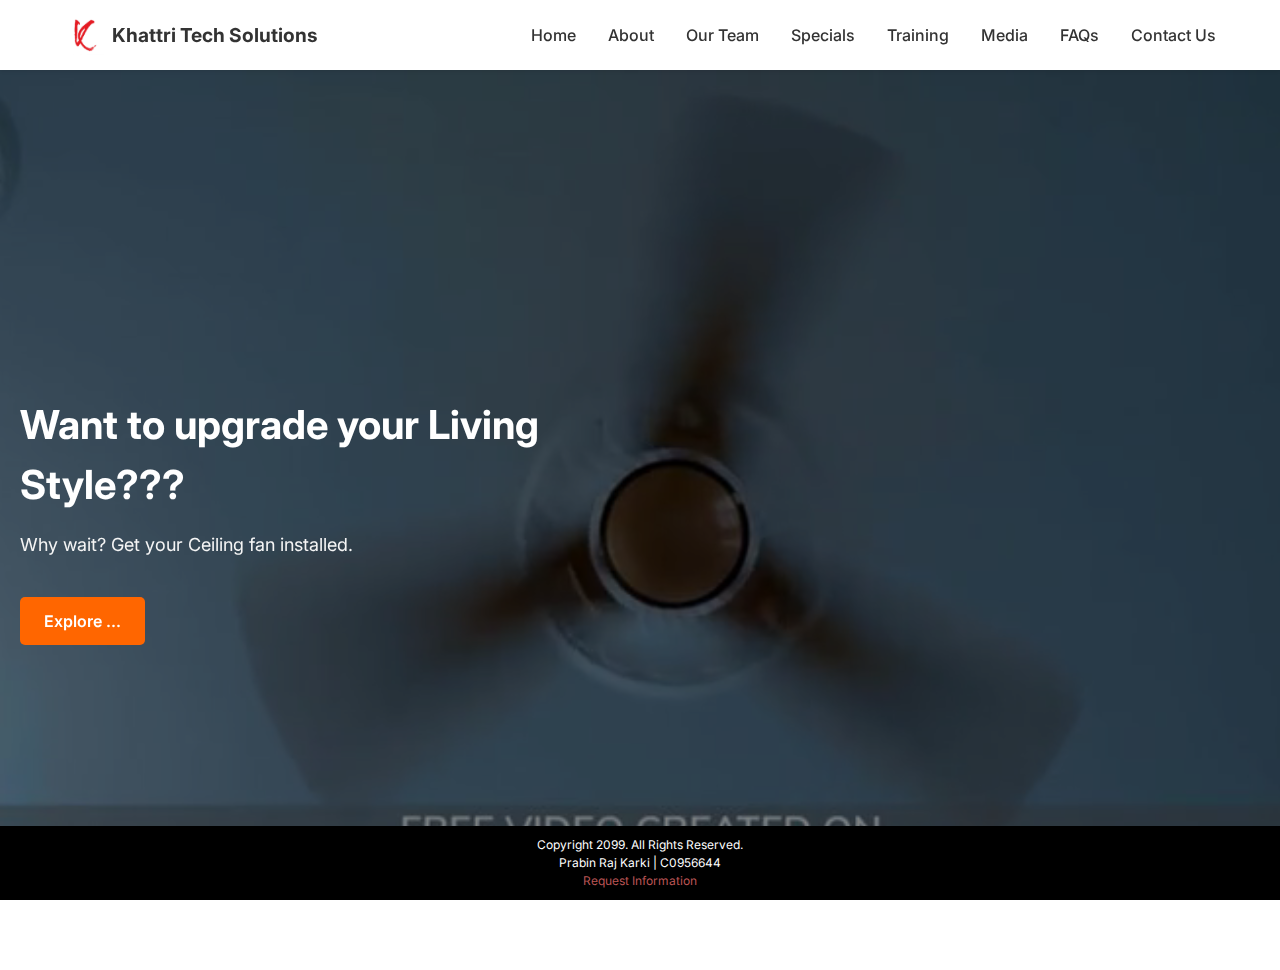
<file: index.html>
<!-- Student Name: Prabin Raj Karki
Student ID: C0956644 -->
<!DOCTYPE html>
<html lang="en">
<head>
  <meta charset="UTF-8" />
  <meta name="viewport" content="width=device-width, initial-scale=1.0"/>
  <title>Khattri Tech Solutions</title>

  <link rel="preconnect" href="https://fonts.googleapis.com" />
  <link rel="preconnect" href="https://fonts.gstatic.com" crossorigin />
  <link href="https://fonts.googleapis.com/css2?family=Inter:wght@400;600;700&display=swap" rel="stylesheet" />

  <link rel="stylesheet" href="css/style.css"/>
  <link rel="stylesheet" href="css/index.css"/>
  <link rel="icon" href="/assets/img/logo1-removebg-preview.png" type="image/x-icon"/>
</head>

<body>

<header class="site-header">
  <div class="container header-container">
    <div class="logo">
      <a href="index.html">
        <img src="assets/img/logo1.png" alt="Logo"/>
        <span>Khattri Tech Solutions</span>
      </a>
    </div>
    <nav class="main-nav" id="mainNav">
      <ul class="nav-links">
        <li><a href="index.html">Home</a></li>
        <li><a href="Pages/about.html">About</a></li>
        <li><a href="Pages/team.html">Our Team</a></li>
        <li><a href="Pages/specials.html">Specials</a></li>
        <li><a href="Pages/training.html">Training</a></li>
        <li><a href="Pages/media.html">Media</a></li>
        <li><a href="Pages/faqs.html">FAQs</a></li>
        <li><a href="Pages/contact.html">Contact Us</a></li>
      </ul>
    </nav>
    <!-- Hamburger -->
    <div class="hamburger" id="hamburger">
      <span></span>
      <span></span>
      <span></span>
    </div>
    
    
  </div>
</header>

<section class="hero-section">
  <video autoplay muted loop playsinline class="hero-video">
    <source src="/assets/media/banner.mp4" type="video/mp4">
    Your browser does not support the video tag.
  </video>
  <div class="hero-overlay"></div>
  <div class="hero-content">
    <h1>Want to upgrade your Living Style???</h1>
    <p>Why wait? Get your Ceiling fan installed.</p>
    <a href="/Pages/specials.html" class="btn-cta">Explore ...</a>
  </div>
</section>

<footer class="site-footer">
  <div class="container footer-bottom">
    <p>Copyright 2099. All Rights Reserved.</p>
    <p>Prabin Raj Karki | C0956644</p>
    <a href="mailto:info@khattritechsolution.com">Request Information</a>
  </div>
</footer>

<script src="js/main.js"></script>

</body>
</html>
</file>
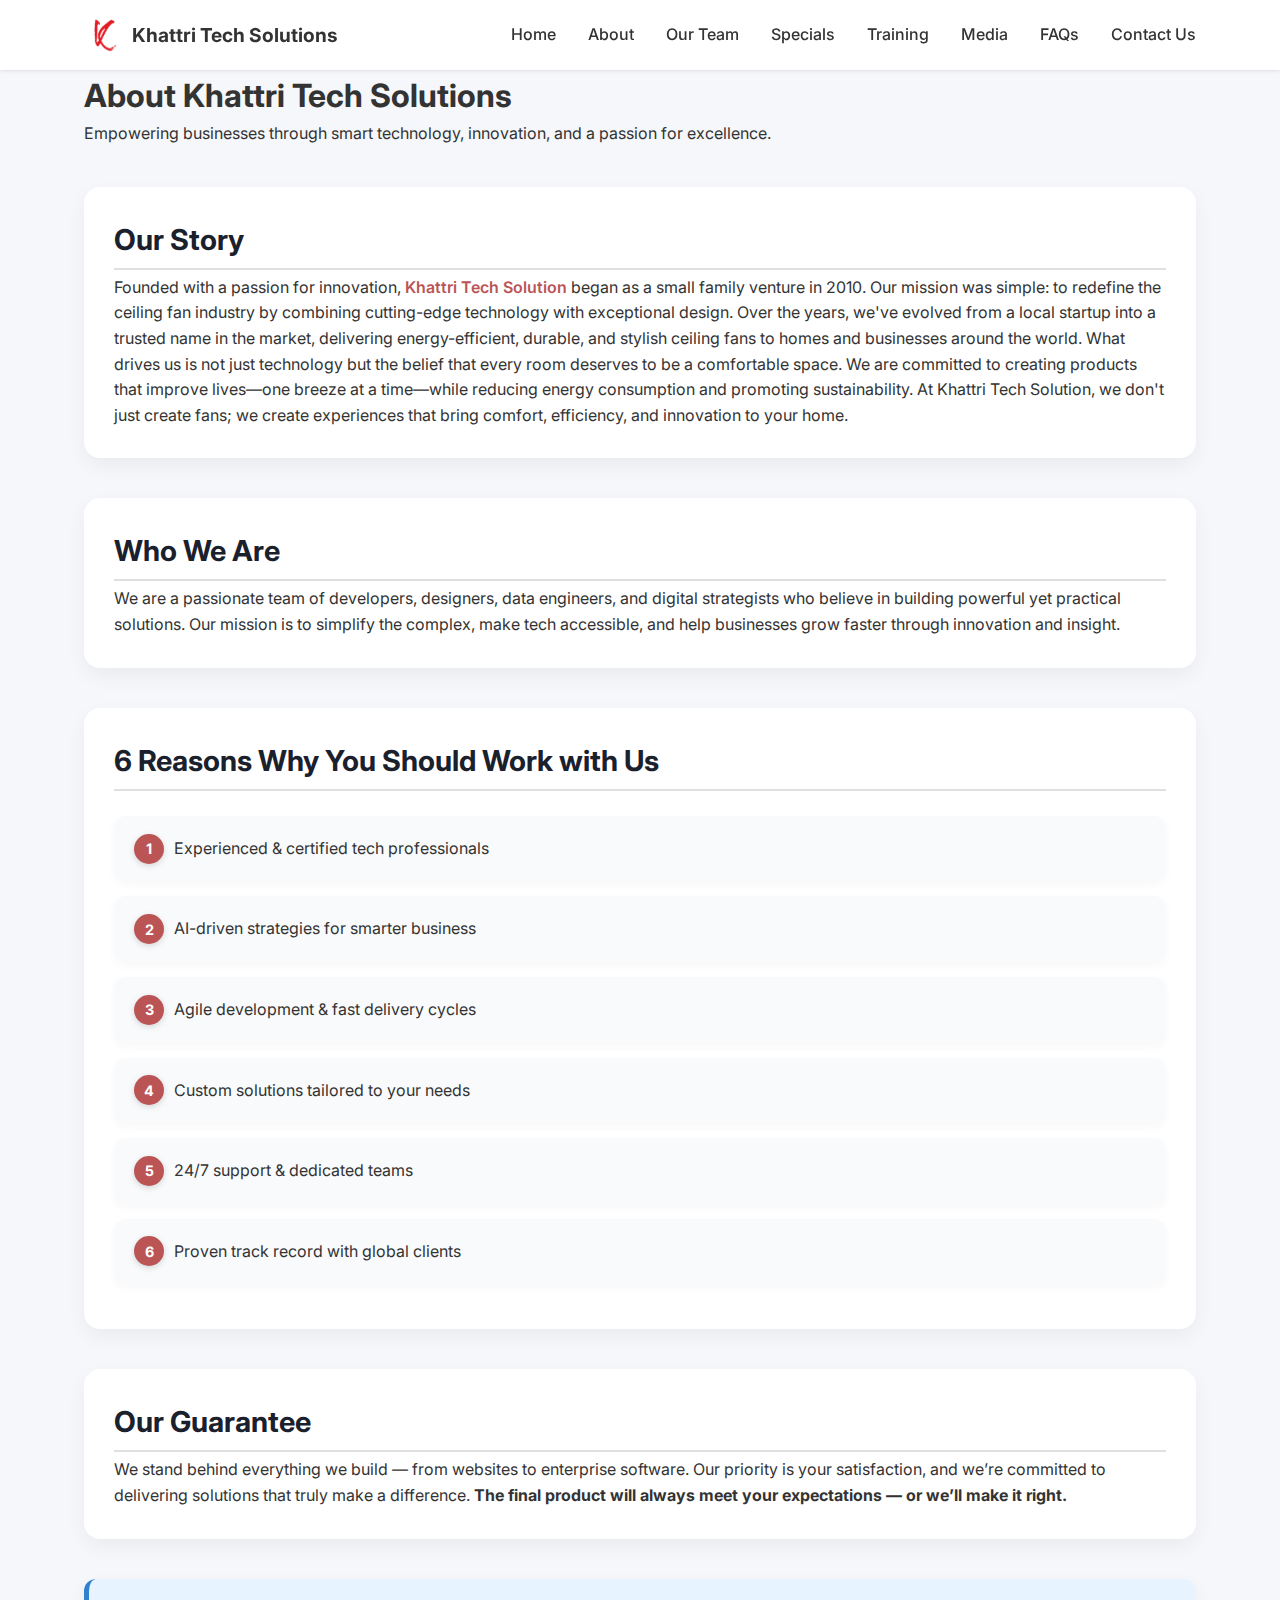
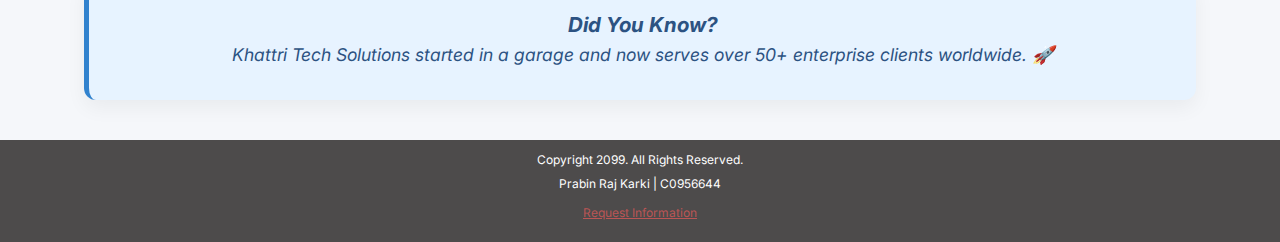
<file: Pages/about.html>
<!-- Student Name: Prabin Raj Karki
Student ID: C0956644 -->
<!DOCTYPE html>
<html lang="en">
  <head>
    <meta charset="UTF-8" />
    <meta name="viewport" content="width=device-width, initial-scale=1.0" />
    <title>Khattri Tech Solutions</title>
    <link rel="preconnect" href="https://fonts.googleapis.com" />
    <link rel="preconnect" href="https://fonts.gstatic.com" crossorigin />
    <link
      href="https://fonts.googleapis.com/css2?family=Inter:wght@400;600;700&display=swap"
      rel="stylesheet"
    />
    <link rel="stylesheet" href="/css/style.css" />
    <link rel="stylesheet" href="/css/about.css">
    <link rel="icon" href="/assets/img/logo1-removebg-preview.png" type="image/x-icon">

  </head>
  <body>
    <header class="site-header">
      <div class="container header-container">
        <div class="logo">
          <a href="/index.html">
            <img src="/assets/img/logo1.png" alt="Logo" />
            <span>Khattri Tech Solutions</span>
          </a>
        </div>
        <nav class="main-nav" id="mainNav">
          <ul class="nav-links">
            <li><a href="/index.html">Home</a></li>
            <li><a href="/Pages/about.html">About</a></li>
            <li><a href="/Pages/team.html">Our Team</a></li>
            <li><a href="/Pages/specials.html">Specials</a></li>
            <li><a href="/Pages/training.html">Training</a></li>
            <li><a href="/Pages/media.html">Media</a></li>
            <li><a href="/Pages/faqs.html">FAQs</a></li>
            <li><a href="/Pages/contact.html">Contact Us</a></li>
          </ul>
          
        </nav>
      </nav>
      <div class="hamburger" id="hamburger">
        <span></span>
        <span></span>
        <span></span>
      </div>

    </header>

    <header class="container">
      <h1>About Khattri Tech Solutions</h1>
      <p>Empowering businesses through smart technology, innovation, and a passion for excellence.</p>
    </header>
  
    <main class="container">
  
      <!-- Our Story Section -->
      <section class="story-section">
        <h2>Our Story</h2>
        <p>Founded with a passion for innovation, <span style="color: #bb5555; font-weight: 600;">Khattri Tech Solution</span> began as a small family venture in 2010. Our mission was simple: to redefine the ceiling fan industry by combining cutting-edge technology with exceptional design. Over the years, we've evolved from a local startup into a trusted name in the market, delivering energy-efficient, durable, and stylish ceiling fans to homes and businesses around the world.
          What drives us is not just technology but the belief that every room deserves to be a comfortable space. We are committed to creating products that improve lives—one breeze at a time—while reducing energy consumption and promoting sustainability.
          At Khattri Tech Solution, we don't just create fans; we create experiences that bring comfort, efficiency, and innovation to your home.</p>
      </section>
  
      <!-- Who We Are Section -->
      <section class="who-we-are">
        <h2>Who We Are</h2>
        <p>We are a passionate team of developers, designers, data engineers, and digital strategists who believe in building powerful yet practical solutions. Our mission is to simplify the complex, make tech accessible, and help businesses grow faster through innovation and insight.</p>
      </section>
  
      <!-- Reasons to Choose Us -->
      <section class="team-section">
        <h2>6 Reasons Why You Should Work with Us</h2>
        <div class="reason-list">
          <ol>
            <li>Experienced & certified tech professionals</li>
            <li>AI-driven strategies for smarter business</li>
            <li>Agile development & fast delivery cycles</li>
            <li>Custom solutions tailored to your needs</li>
            <li>24/7 support & dedicated teams</li>
            <li>Proven track record with global clients</li>
          </ol>
        </div>
      </section>
      
  
      <!-- Our Guarantee -->
      <section class="story-section">
        <h2>Our Guarantee</h2>
        <p>We stand behind everything we build — from websites to enterprise software. Our priority is your satisfaction, and we’re committed to delivering solutions that truly make a difference. <strong>The final product will always meet your expectations — or we’ll make it right.</strong></p>
      </section>
  
      <!-- Aside / Fun Fact -->
      <aside class="team-quote">
        <h3>Did You Know?</h3>
        <p>Khattri Tech Solutions started in a garage and now serves over 50+ enterprise clients worldwide. 🚀</p>
      </aside>
  
    </main>


    <footer class="site-footer">
      <div class="container footer-bottom">
        <div class="footer-bottom-right">
          <p>Copyright 2099. All Rights Reserved.</p>
          <div class="footer-bottom-left">
            <a href="#">Prabin Raj Karki</a> | <a href="#">C0956644</a>
          </div>
          <div class="Request">
            <a href="mailto:info@khattritechsolution.com">Request Information</a><br>
          </div>     
        </div>
      </div>
    </footer>

    <script src="/js/main.js"></script>

  </body>
</html>
</file>
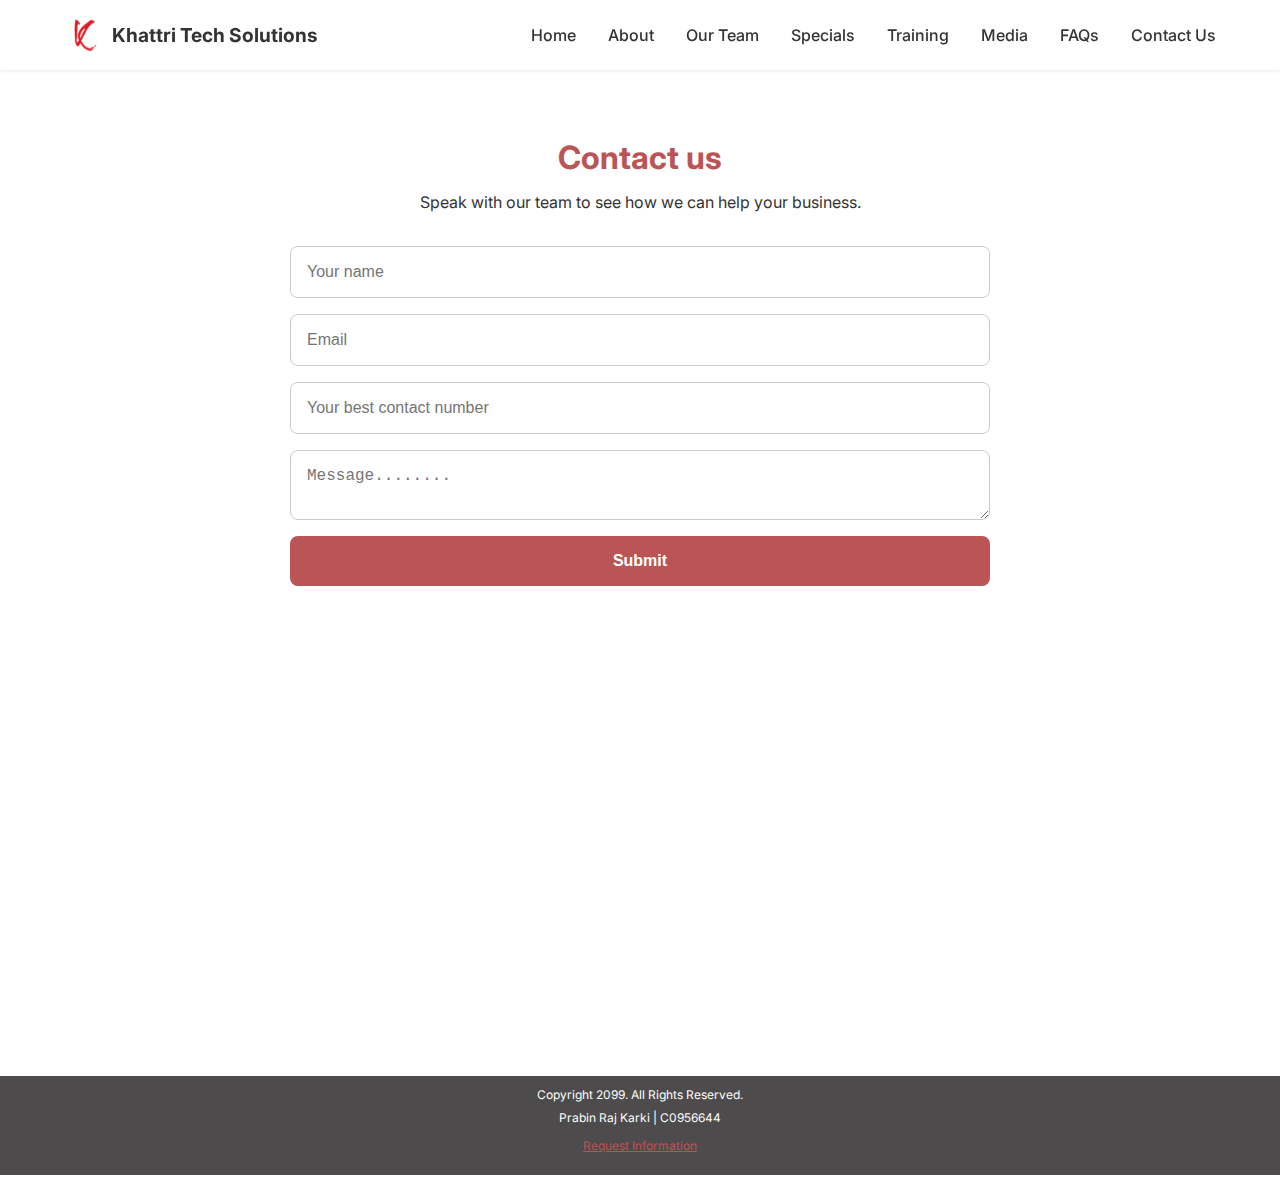
<file: Pages/contact.html>
<!-- Student Name: Prabin Raj Karki
Student ID: C0956644 -->
<!DOCTYPE html>
<html lang="en">
  <head>
    <meta charset="UTF-8" />
    <meta name="viewport" content="width=device-width, initial-scale=1.0" />
    <title>Khattri Tech Solutions</title>
    <link rel="preconnect" href="https://fonts.googleapis.com" />
    <link rel="preconnect" href="https://fonts.gstatic.com" crossorigin />
    <link
      href="https://fonts.googleapis.com/css2?family=Inter:wght@400;600;700&display=swap"
      rel="stylesheet"
    />
    <link rel="stylesheet" href="/css/style.css" />
    <link rel="stylesheet" href="/css/contact.css">
    <link rel="icon" href="/assets/img/logo1-removebg-preview.png" type="image/x-icon">

  </head>
  <body>
    <header class="site-header">
      <div class="container header-container">
        <div class="logo">
          <a href="/index.html">
            <img src="/assets/img/logo1.png" alt="Logo" />
            <span>Khattri Tech Solutions</span>
          </a>
        </div>
        <nav class="main-nav" id="mainNav">
          <ul class="nav-links">
            <li><a href="/index.html">Home</a></li>
            <li><a href="/Pages/about.html">About</a></li>
            <li><a href="/Pages/team.html">Our Team</a></li>
            <li><a href="/Pages/specials.html">Specials</a></li>
            <li><a href="/Pages/training.html">Training</a></li>
            <li><a href="/Pages/media.html">Media</a></li>
            <li><a href="/Pages/faqs.html">FAQs</a></li>
            <li><a href="/Pages/contact.html">Contact Us</a></li>
          </ul>
          
        </nav>
        <div class="hamburger" id="hamburger">
          <span></span>
          <span></span>
          <span></span>
        </div>

    </header>

    <section class="contact-section" id="contact">
      <div class="container contact-container">
        <h2>Contact us</h2>
        <p class="contact-subheading">
          Speak with our team to see how we can help your business.
        </p>
        <form class="contact-form">
          <input type="text" placeholder="Your name" />
          <input type="email" placeholder="Email" />
          <input type="text" placeholder="Your best contact number" />
          <textarea placeholder="Message........"></textarea>
          <button type="submit" class="btn-contact-submit">Submit</button>
        </form>
      </div>
    </section>

    <!-- Google Map Embed -->
    <div class="map-container">
        <iframe 
            src="https://maps.google.com/maps?q=New+York,USA&t=&z=13&ie=UTF8&iwloc=&output=embed" 
            width="100%" 
            height="400" 
            style="border:0;" 
            allowfullscreen="" 
            loading="lazy">
        </iframe>

    </div>

    <footer class="site-footer">
      <div class="container footer-bottom">
        <div class="footer-bottom-right">
          <p>Copyright 2099. All Rights Reserved.</p>
          <div class="footer-bottom-left">
            <a href="#">Prabin Raj Karki</a> | <a href="#">C0956644</a>
          </div>
          <div class="Request">
            <a href="mailto:info@khattritechsolution.com">Request Information</a><br>
          </div>     
        </div>
      </div>
    </footer>

    <script src="/js/main.js"></script>

  </body>
</html>
</file>
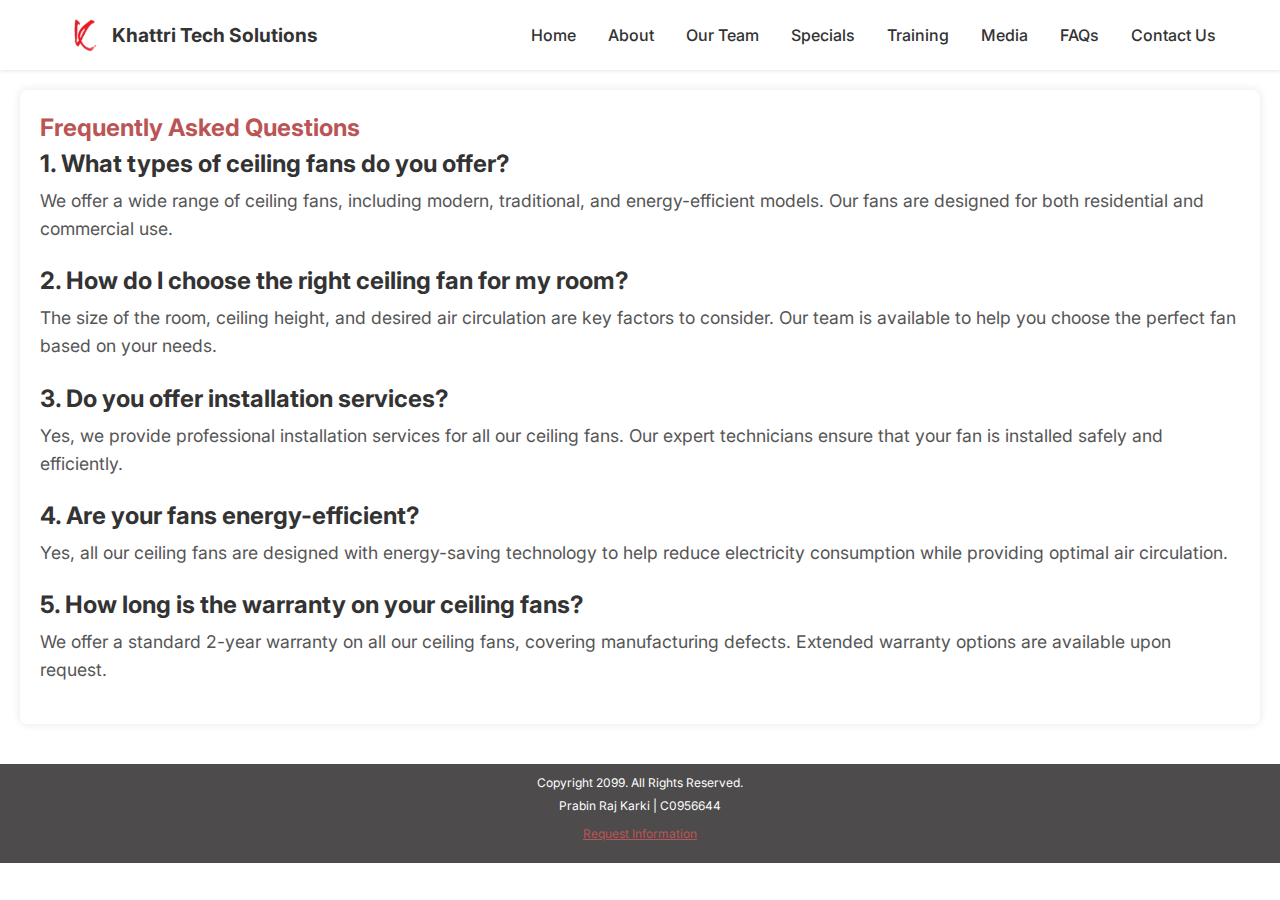
<file: Pages/faqs.html>
<!-- Student Name: Prabin Raj Karki
Student ID: C0956644 -->
<!DOCTYPE html>
<html lang="en">
  <head>
    <meta charset="UTF-8" />
    <meta name="viewport" content="width=device-width, initial-scale=1.0" />
    <title>Khattri Tech Solutions</title>
    <link rel="preconnect" href="https://fonts.googleapis.com" />
    <link rel="preconnect" href="https://fonts.gstatic.com" crossorigin />
    <link
      href="https://fonts.googleapis.com/css2?family=Inter:wght@400;600;700&display=swap"
      rel="stylesheet"
    />
    <link rel="stylesheet" href="/css/style.css" />
    <link rel="stylesheet" href="/css/faqs.css">
    <link rel="icon" href="/assets/img/logo1-removebg-preview.png" type="image/x-icon">

  </head>
  <body>
    <header class="site-header">
      <div class="container header-container">
        <div class="logo">
          <a href="/index.html">
            <img src="/assets/img/logo1.png" alt="Logo" />
            <span>Khattri Tech Solutions</span>
          </a>
        </div>
        <nav class="main-nav" id="mainNav">
          <ul class="nav-links">
            <li><a href="/index.html">Home</a></li>
            <li><a href="/Pages/about.html">About</a></li>
            <li><a href="/Pages/team.html">Our Team</a></li>
            <li><a href="/Pages/specials.html">Specials</a></li>
            <li><a href="/Pages/training.html">Training</a></li>
            <li><a href="/Pages/media.html">Media</a></li>
            <li><a href="/Pages/faqs.html">FAQs</a></li>
            <li><a href="/Pages/contact.html">Contact Us</a></li>
          </ul>
          
        </nav>
        <div class="hamburger" id="hamburger">
          <span></span>
          <span></span>
          <span></span>
        </div>

    </header>

    <main>
      <section class="faq-section">
          <h2>Frequently Asked Questions</h2>
          <div class="faq">
              <h3>1. What types of ceiling fans do you offer?</h3>
              <p>We offer a wide range of ceiling fans, including modern, traditional, and energy-efficient models. Our fans are designed for both residential and commercial use.</p>
          </div>
          <div class="faq">
              <h3>2. How do I choose the right ceiling fan for my room?</h3>
              <p>The size of the room, ceiling height, and desired air circulation are key factors to consider. Our team is available to help you choose the perfect fan based on your needs.</p>
          </div>
          <div class="faq">
              <h3>3. Do you offer installation services?</h3>
              <p>Yes, we provide professional installation services for all our ceiling fans. Our expert technicians ensure that your fan is installed safely and efficiently.</p>
          </div>
          <div class="faq">
              <h3>4. Are your fans energy-efficient?</h3>
              <p>Yes, all our ceiling fans are designed with energy-saving technology to help reduce electricity consumption while providing optimal air circulation.</p>
          </div>
          <div class="faq">
              <h3>5. How long is the warranty on your ceiling fans?</h3>
              <p>We offer a standard 2-year warranty on all our ceiling fans, covering manufacturing defects. Extended warranty options are available upon request.</p>
          </div>
      </section>
  </main>

  <footer class="site-footer">
    <div class="container footer-bottom">
      <div class="footer-bottom-right">
        <p>Copyright 2099. All Rights Reserved.</p>
        <div class="footer-bottom-left">
          <a href="#">Prabin Raj Karki</a> | <a href="#">C0956644</a>
        </div>
        <div class="Request">
          <a href="mailto:info@khattritechsolution.com">Request Information</a><br>
        </div>     
      </div>
    </div>
  </footer>

    <script src="/js/main.js"></script>

  </body>
</html>
</file>
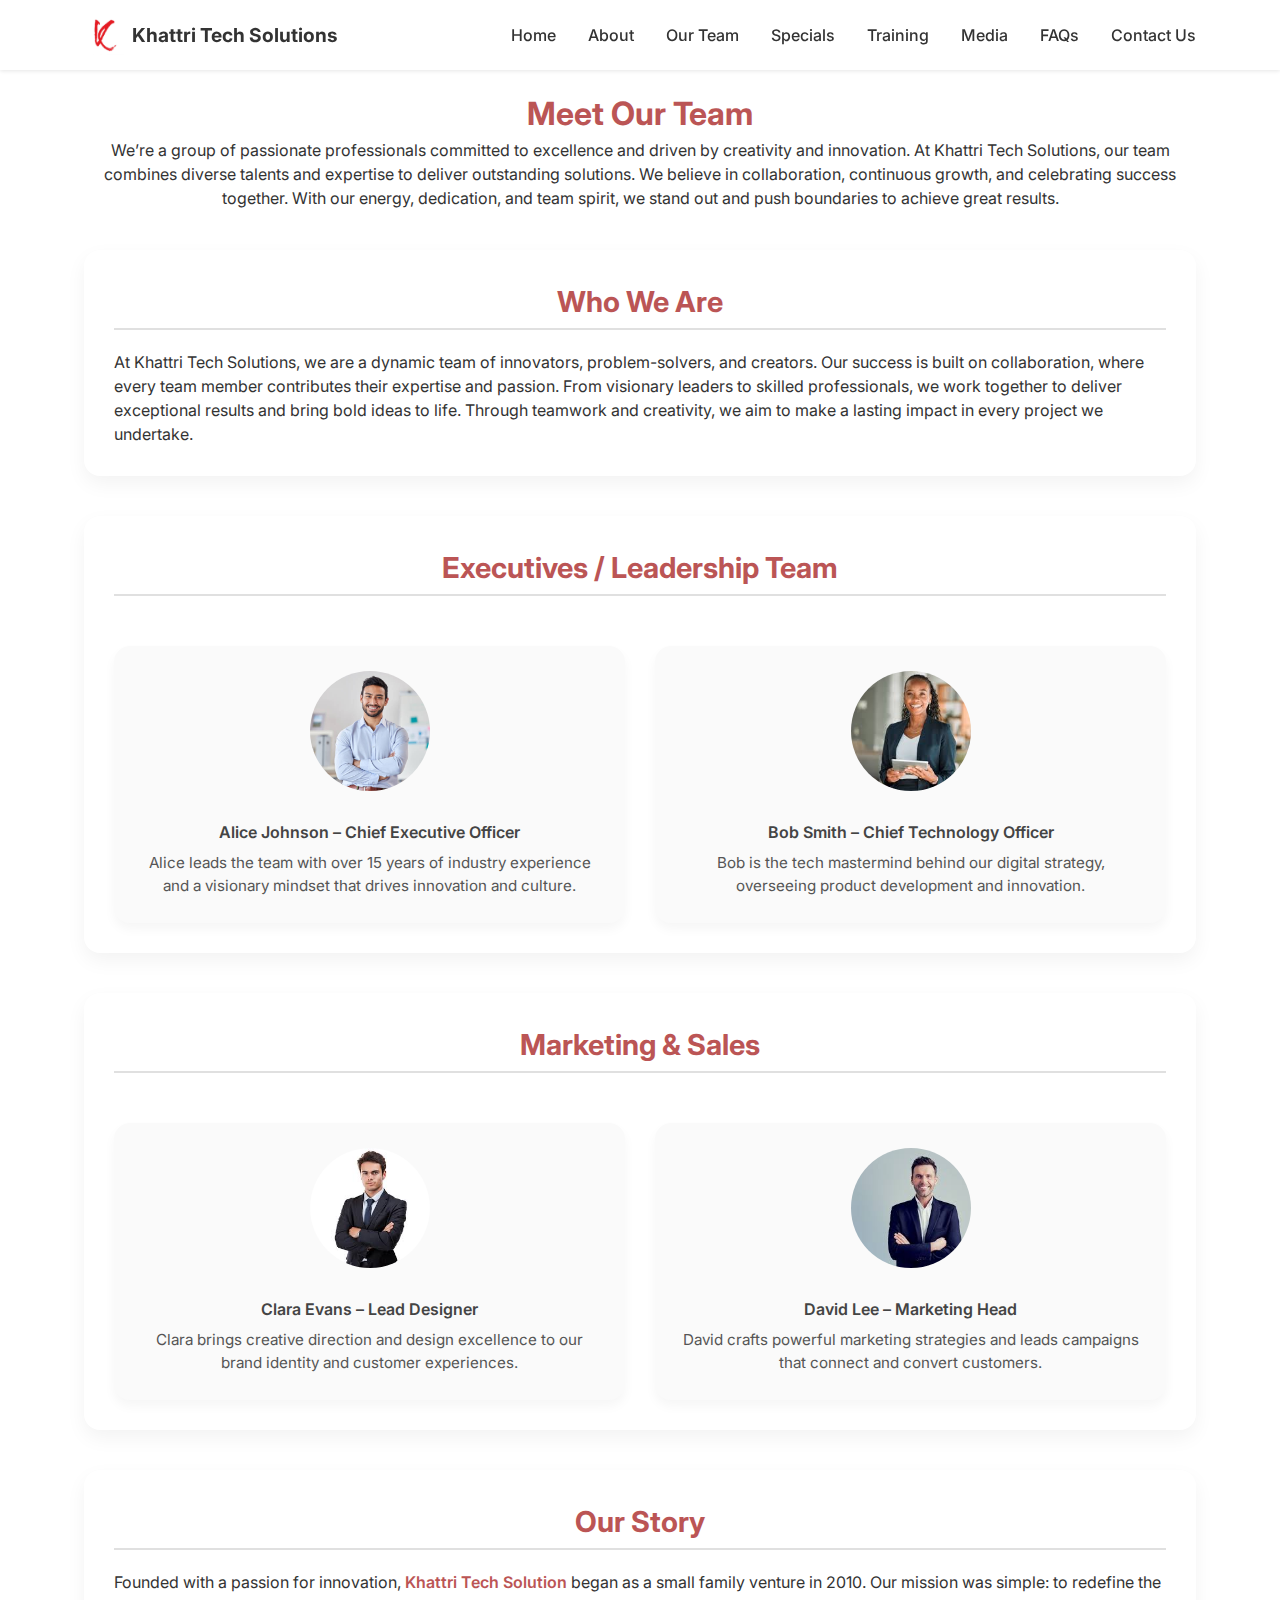
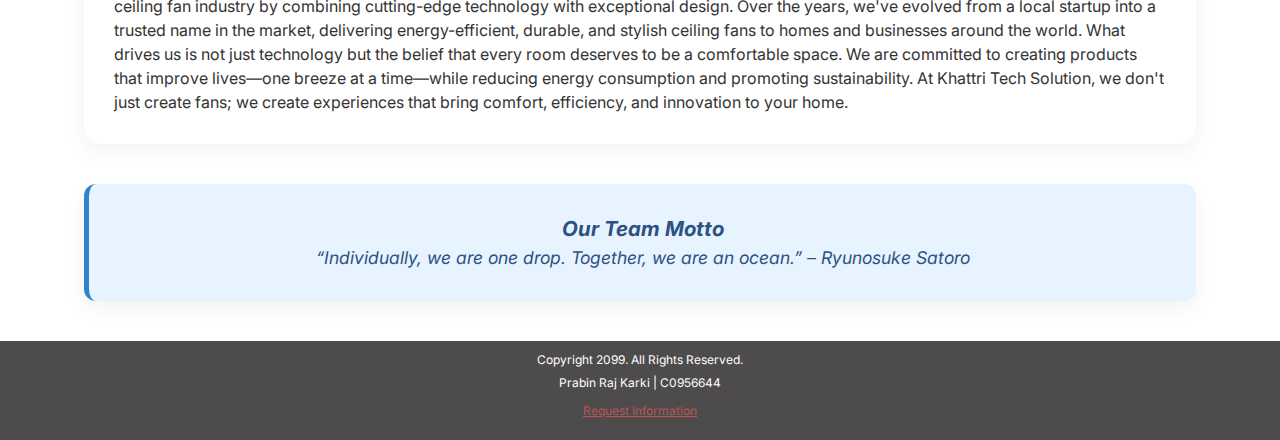
<file: Pages/team.html>
<!-- Student Name: Prabin Raj Karki
Student ID: C0956644 -->
<!DOCTYPE html>
<html lang="en">
  <head>
    <meta charset="UTF-8" />
    <meta name="viewport" content="width=device-width, initial-scale=1.0" />
    <title>Khattri Tech Solutions</title>
    <link rel="preconnect" href="https://fonts.googleapis.com" />
    <link rel="preconnect" href="https://fonts.gstatic.com" crossorigin />
    <link
      href="https://fonts.googleapis.com/css2?family=Inter:wght@400;600;700&display=swap"
      rel="stylesheet"
    />
    <link rel="stylesheet" href="/css/style.css" />
    <link rel="stylesheet" href="/css/team.css">
    <link rel="icon" href="/assets/img/logo1-removebg-preview.png" type="image/x-icon">

  </head>
  <body>
    <header class="site-header">
      <div class="container header-container">
        <div class="logo">
          <a href="/index.html">
            <img src="/assets/img/logo1.png" alt="Logo" />
            <span>Khattri Tech Solutions</span>
          </a>
        </div>
        <nav class="main-nav" id="mainNav">
          <ul class="nav-links">
            <li><a href="/index.html">Home</a></li>
            <li><a href="/Pages/about.html">About</a></li>
            <li><a href="/Pages/team.html">Our Team</a></li>
            <li><a href="/Pages/specials.html">Specials</a></li>
            <li><a href="/Pages/training.html">Training</a></li>
            <li><a href="/Pages/media.html">Media</a></li>
            <li><a href="/Pages/faqs.html">FAQs</a></li>
            <li><a href="/Pages/contact.html">Contact Us</a></li>
          </ul>
          
        </nav>
        <div class="hamburger" id="hamburger">
          <span></span>
          <span></span>
          <span></span>
        </div>
    </header>

    <header class="container">
      <div class="meet-team">
        <h1>Meet Our Team</h1>
        <p>We’re a group of passionate professionals committed to excellence and driven by creativity and innovation. At Khattri Tech Solutions, our team combines diverse talents and expertise to deliver outstanding solutions. We believe in collaboration, continuous growth, and celebrating success together. With our energy, dedication, and team spirit, we stand out and push boundaries to achieve great results.</p>
      </div>
    </header>
  
    <main class="container">
  
      <!-- Who We Are Section -->
      <section class="who-we-are">
        <h2>Who We Are</h2>
        <p>At Khattri Tech Solutions, we are a dynamic team of innovators, problem-solvers, and creators. Our success is built on collaboration, where every team member contributes their expertise and passion. From visionary leaders to skilled professionals, we work together to deliver exceptional results and bring bold ideas to life. Through teamwork and creativity, we aim to make a lasting impact in every project we undertake.</p>
      </section>
  
      <!-- Leadership Team -->
      <section class="team-section">
        <h2>Executives / Leadership Team</h2>
        <div class="card-grid">
          <article class="team-card">
            <figure>
              <img src="/assets/img/pic1.jpg" alt="Alice - CEO" />
              <figcaption>Alice Johnson – Chief Executive Officer</figcaption>
            </figure>
            <p>Alice leads the team with over 15 years of industry experience and a visionary mindset that drives innovation and culture.</p>
          </article>
    
          <article class="team-card">
            <figure>
              <img src="/assets/img/pic2.jpeg" alt="Bob - CTO" />
              <figcaption>Bob Smith – Chief Technology Officer</figcaption>
            </figure>
            <p>Bob is the tech mastermind behind our digital strategy, overseeing product development and innovation.</p>
          </article>
        </div>
      </section>
  
      <!-- Marketing and Sales -->
      <section class="team-section">
        <h2>Marketing & Sales</h2>
        <div class="card-grid">
          <article class="team-card">
            <figure>
              <img src="/assets/img/pic3.jpeg" alt="Clara - Designer" />
              <figcaption>Clara Evans – Lead Designer</figcaption>
            </figure>
            <p>Clara brings creative direction and design excellence to our brand identity and customer experiences.</p>
          </article>
    
          <article class="team-card">
            <figure>
              <img src="/assets/img/pic4.jpeg" alt="David - Marketing" />
              <figcaption>David Lee – Marketing Head</figcaption>
            </figure>
            <p>David crafts powerful marketing strategies and leads campaigns that connect and convert customers.</p>
          </article>
        </div>
      </section>

      <!-- Our Story Section -->
      <section class="story-section">
        <h2>Our Story</h2>
        <p>Founded with a passion for innovation, <span style="color: #bb5555; font-weight: 600;">Khattri Tech Solution</span> began as a small family venture in 2010. Our mission was simple: to redefine the ceiling fan industry by combining cutting-edge technology with exceptional design. Over the years, we've evolved from a local startup into a trusted name in the market, delivering energy-efficient, durable, and stylish ceiling fans to homes and businesses around the world.
          What drives us is not just technology but the belief that every room deserves to be a comfortable space. We are committed to creating products that improve lives—one breeze at a time—while reducing energy consumption and promoting sustainability.
          At Khattri Tech Solution, we don't just create fans; we create experiences that bring comfort, efficiency, and innovation to your home.
          </p>
      </section>
  
      <!-- Aside Section: Fun Fact or Quote -->
      <aside class="team-quote">
        <h3>Our Team Motto</h3>
        <p>“Individually, we are one drop. Together, we are an ocean.” – Ryunosuke Satoro</p>
      </aside>
    </main>

    

    <footer class="site-footer">
      <div class="container footer-bottom">
        <div class="footer-bottom-right">
          <p>Copyright 2099. All Rights Reserved.</p>
          <div class="footer-bottom-left">
            <a href="#">Prabin Raj Karki</a> | <a href="#">C0956644</a>
          </div>
          <div class="Request">
            <a href="mailto:info@khattritechsolution.com">Request Information</a><br>
          </div>     
        </div>
      </div>
    </footer>

    <script src="/js/main.js"></script>

  </body>
</html>
</file>
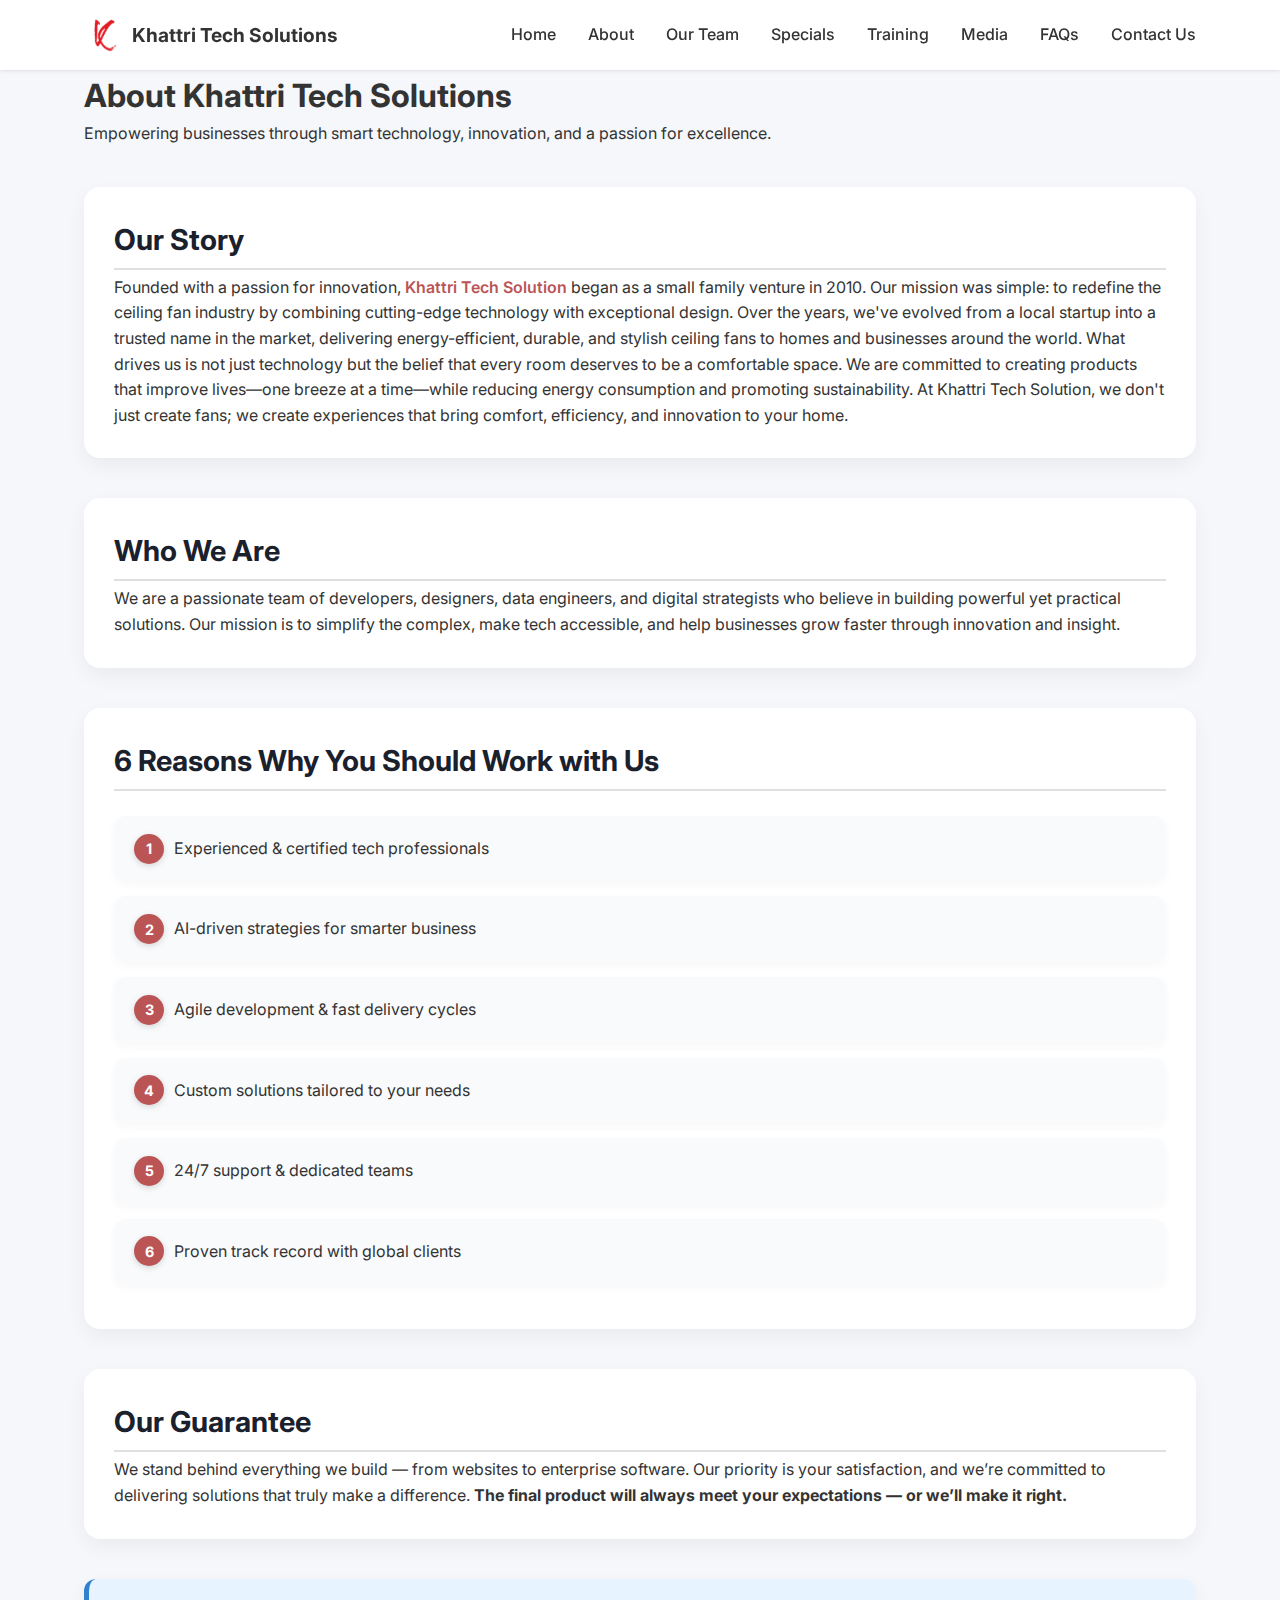
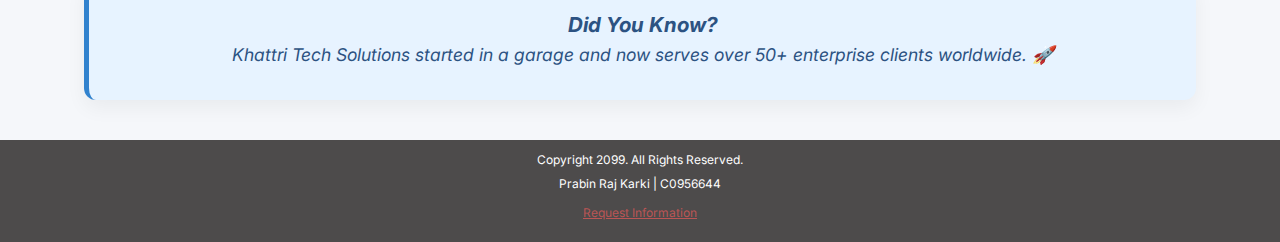
<file: Khattri TEch/Pages/about.html>
<!DOCTYPE html>
<html lang="en">
  <head>
    <meta charset="UTF-8" />
    <meta name="viewport" content="width=device-width, initial-scale=1.0" />
    <title>Khattri Tech Solutions</title>
    <link rel="preconnect" href="https://fonts.googleapis.com" />
    <link rel="preconnect" href="https://fonts.gstatic.com" crossorigin />
    <link
      href="https://fonts.googleapis.com/css2?family=Inter:wght@400;600;700&display=swap"
      rel="stylesheet"
    />
    <link rel="stylesheet" href="/css/style.css" />
    <link rel="stylesheet" href="/css/about.css">
    <link rel="icon" href="/assets/img/logo1-removebg-preview.png" type="image/x-icon">

  </head>
  <body>
    <header class="site-header">
      <div class="container header-container">
        <div class="logo">
          <a href="/index.html">
            <img src="/assets/img/logo1.png" alt="Logo" />
            <span>Khattri Tech Solutions</span>
          </a>
        </div>
        <nav class="main-nav" id="mainNav">
          <ul class="nav-links">
            <li><a href="/index.html">Home</a></li>
            <li><a href="/Pages/about.html">About</a></li>
            <li><a href="/Pages/team.html">Our Team</a></li>
            <li><a href="/Pages/specials.html">Specials</a></li>
            <li><a href="/Pages/training.html">Training</a></li>
            <li><a href="/Pages/media.html">Media</a></li>
            <li><a href="/Pages/faqs.html">FAQs</a></li>
            <li><a href="/Pages/contact.html">Contact Us</a></li>
          </ul>
          
        </nav>
      </nav>
      <div class="hamburger" id="hamburger">
        <span></span>
        <span></span>
        <span></span>
      </div>

    </header>

    <header class="container">
      <h1>About Khattri Tech Solutions</h1>
      <p>Empowering businesses through smart technology, innovation, and a passion for excellence.</p>
    </header>
  
    <main class="container">
  
      <!-- Our Story Section -->
      <section class="story-section">
        <h2>Our Story</h2>
        <p>Founded with a passion for innovation, <span style="color: #bb5555; font-weight: 600;">Khattri Tech Solution</span> began as a small family venture in 2010. Our mission was simple: to redefine the ceiling fan industry by combining cutting-edge technology with exceptional design. Over the years, we've evolved from a local startup into a trusted name in the market, delivering energy-efficient, durable, and stylish ceiling fans to homes and businesses around the world.
          What drives us is not just technology but the belief that every room deserves to be a comfortable space. We are committed to creating products that improve lives—one breeze at a time—while reducing energy consumption and promoting sustainability.
          At Khattri Tech Solution, we don't just create fans; we create experiences that bring comfort, efficiency, and innovation to your home.</p>
      </section>
  
      <!-- Who We Are Section -->
      <section class="who-we-are">
        <h2>Who We Are</h2>
        <p>We are a passionate team of developers, designers, data engineers, and digital strategists who believe in building powerful yet practical solutions. Our mission is to simplify the complex, make tech accessible, and help businesses grow faster through innovation and insight.</p>
      </section>
  
      <!-- Reasons to Choose Us -->
      <section class="team-section">
        <h2>6 Reasons Why You Should Work with Us</h2>
        <div class="reason-list">
          <ol>
            <li>Experienced & certified tech professionals</li>
            <li>AI-driven strategies for smarter business</li>
            <li>Agile development & fast delivery cycles</li>
            <li>Custom solutions tailored to your needs</li>
            <li>24/7 support & dedicated teams</li>
            <li>Proven track record with global clients</li>
          </ol>
        </div>
      </section>
      
  
      <!-- Our Guarantee -->
      <section class="story-section">
        <h2>Our Guarantee</h2>
        <p>We stand behind everything we build — from websites to enterprise software. Our priority is your satisfaction, and we’re committed to delivering solutions that truly make a difference. <strong>The final product will always meet your expectations — or we’ll make it right.</strong></p>
      </section>
  
      <!-- Aside / Fun Fact -->
      <aside class="team-quote">
        <h3>Did You Know?</h3>
        <p>Khattri Tech Solutions started in a garage and now serves over 50+ enterprise clients worldwide. 🚀</p>
      </aside>
  
    </main>


    <footer class="site-footer">
      <div class="container footer-bottom">
        <div class="footer-bottom-right">
          <p>Copyright 2099. All Rights Reserved.</p>
          <div class="footer-bottom-left">
            <a href="#">Prabin Raj Karki</a> | <a href="#">C0956644</a>
          </div>
          <div class="Request">
            <a href="mailto:info@khattritechsolution.com">Request Information</a><br>
          </div>     
        </div>
      </div>
    </footer>

    <script src="/js/main.js"></script>

  </body>
</html>
</file>
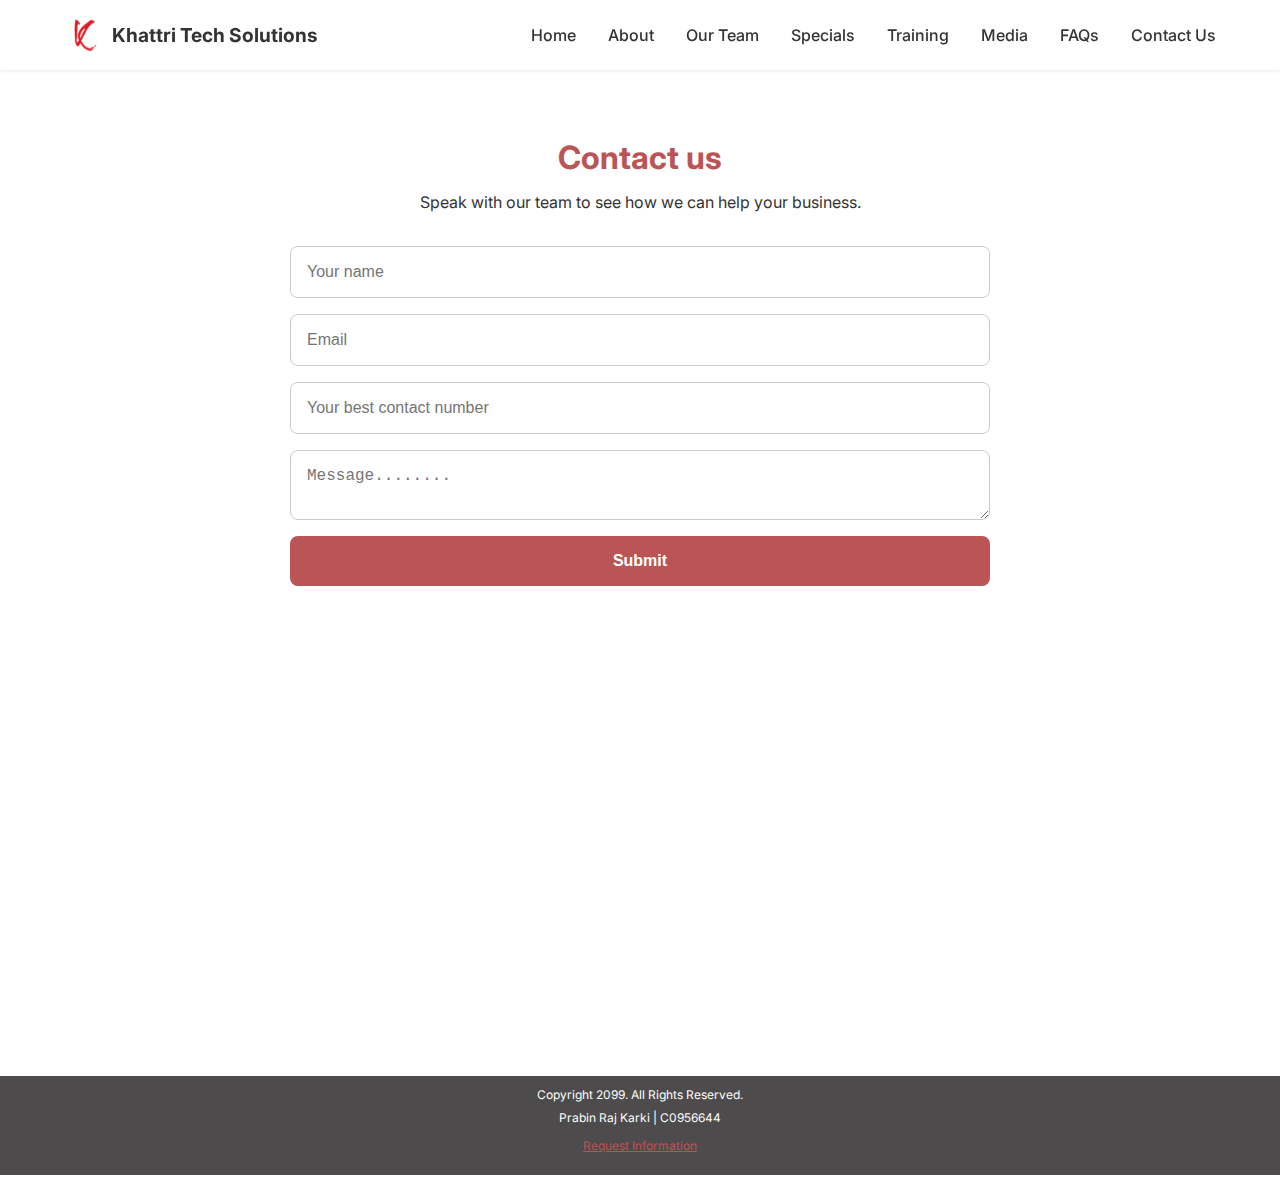
<file: Khattri TEch/Pages/contact.html>
<!DOCTYPE html>
<html lang="en">
  <head>
    <meta charset="UTF-8" />
    <meta name="viewport" content="width=device-width, initial-scale=1.0" />
    <title>Khattri Tech Solutions</title>
    <link rel="preconnect" href="https://fonts.googleapis.com" />
    <link rel="preconnect" href="https://fonts.gstatic.com" crossorigin />
    <link
      href="https://fonts.googleapis.com/css2?family=Inter:wght@400;600;700&display=swap"
      rel="stylesheet"
    />
    <link rel="stylesheet" href="/css/style.css" />
    <link rel="stylesheet" href="/css/contact.css">
    <link rel="icon" href="/assets/img/logo1-removebg-preview.png" type="image/x-icon">

  </head>
  <body>
    <header class="site-header">
      <div class="container header-container">
        <div class="logo">
          <a href="/index.html">
            <img src="/assets/img/logo1.png" alt="Logo" />
            <span>Khattri Tech Solutions</span>
          </a>
        </div>
        <nav class="main-nav" id="mainNav">
          <ul class="nav-links">
            <li><a href="/index.html">Home</a></li>
            <li><a href="/Pages/about.html">About</a></li>
            <li><a href="/Pages/team.html">Our Team</a></li>
            <li><a href="/Pages/specials.html">Specials</a></li>
            <li><a href="/Pages/training.html">Training</a></li>
            <li><a href="/Pages/media.html">Media</a></li>
            <li><a href="/Pages/faqs.html">FAQs</a></li>
            <li><a href="/Pages/contact.html">Contact Us</a></li>
          </ul>
          
        </nav>
        <div class="hamburger" id="hamburger">
          <span></span>
          <span></span>
          <span></span>
        </div>

    </header>

    <section class="contact-section" id="contact">
      <div class="container contact-container">
        <h2>Contact us</h2>
        <p class="contact-subheading">
          Speak with our team to see how we can help your business.
        </p>
        <form class="contact-form">
          <input type="text" placeholder="Your name" />
          <input type="email" placeholder="Email" />
          <input type="text" placeholder="Your best contact number" />
          <textarea placeholder="Message........"></textarea>
          <button type="submit" class="btn-contact-submit">Submit</button>
        </form>
      </div>
    </section>

    <!-- Google Map Embed -->
    <div class="map-container">
        <iframe 
            src="https://maps.google.com/maps?q=New+York,USA&t=&z=13&ie=UTF8&iwloc=&output=embed" 
            width="100%" 
            height="400" 
            style="border:0;" 
            allowfullscreen="" 
            loading="lazy">
        </iframe>

    </div>

    <footer class="site-footer">
      <div class="container footer-bottom">
        <div class="footer-bottom-right">
          <p>Copyright 2099. All Rights Reserved.</p>
          <div class="footer-bottom-left">
            <a href="#">Prabin Raj Karki</a> | <a href="#">C0956644</a>
          </div>
          <div class="Request">
            <a href="mailto:info@khattritechsolution.com">Request Information</a><br>
          </div>     
        </div>
      </div>
    </footer>

    <script src="/js/main.js"></script>

  </body>
</html>
</file>
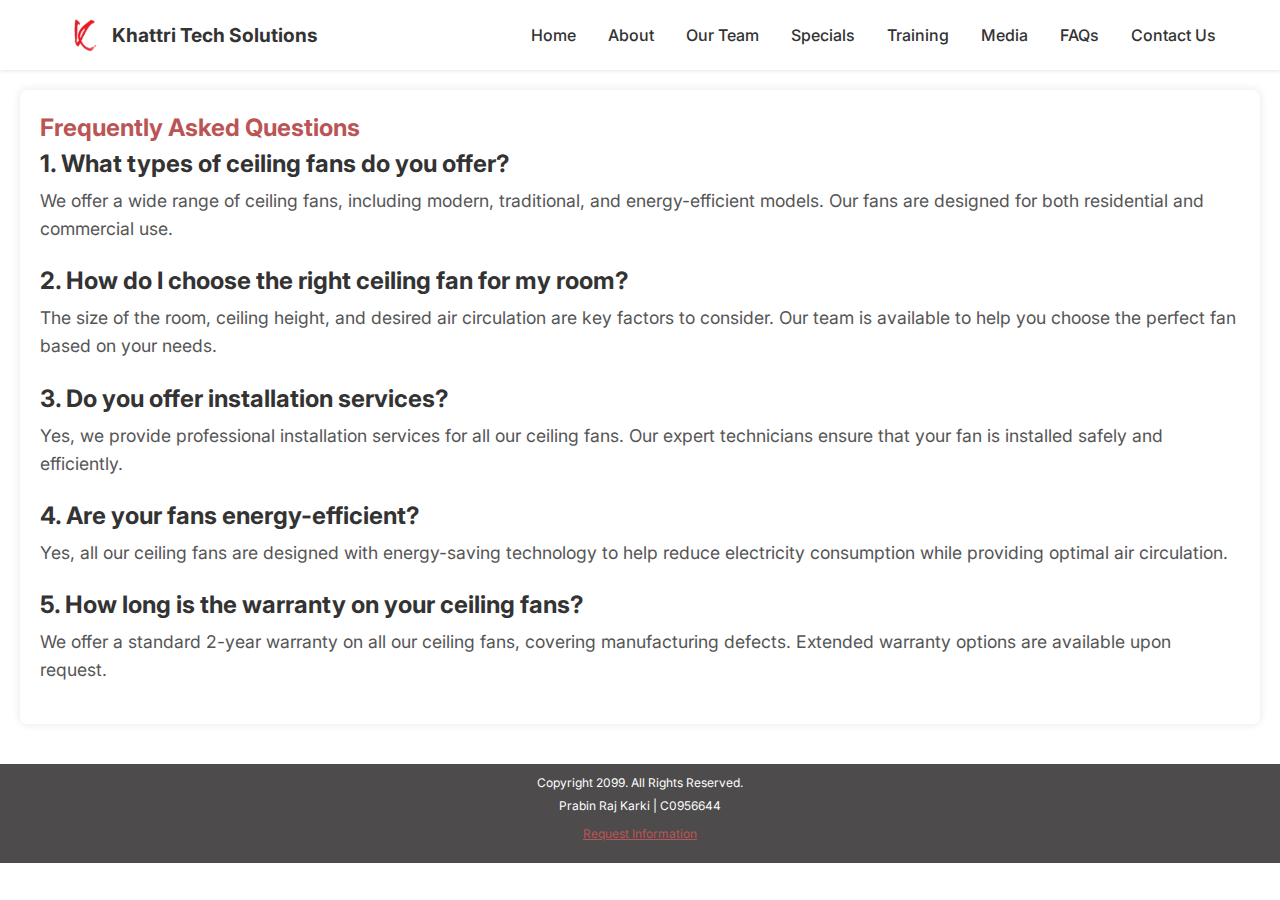
<file: Khattri TEch/Pages/faqs.html>
<!DOCTYPE html>
<html lang="en">
  <head>
    <meta charset="UTF-8" />
    <meta name="viewport" content="width=device-width, initial-scale=1.0" />
    <title>Khattri Tech Solutions</title>
    <link rel="preconnect" href="https://fonts.googleapis.com" />
    <link rel="preconnect" href="https://fonts.gstatic.com" crossorigin />
    <link
      href="https://fonts.googleapis.com/css2?family=Inter:wght@400;600;700&display=swap"
      rel="stylesheet"
    />
    <link rel="stylesheet" href="/css/style.css" />
    <link rel="stylesheet" href="/css/faqs.css">
    <link rel="icon" href="/assets/img/logo1-removebg-preview.png" type="image/x-icon">

  </head>
  <body>
    <header class="site-header">
      <div class="container header-container">
        <div class="logo">
          <a href="/index.html">
            <img src="/assets/img/logo1.png" alt="Logo" />
            <span>Khattri Tech Solutions</span>
          </a>
        </div>
        <nav class="main-nav" id="mainNav">
          <ul class="nav-links">
            <li><a href="/index.html">Home</a></li>
            <li><a href="/Pages/about.html">About</a></li>
            <li><a href="/Pages/team.html">Our Team</a></li>
            <li><a href="/Pages/specials.html">Specials</a></li>
            <li><a href="/Pages/training.html">Training</a></li>
            <li><a href="/Pages/media.html">Media</a></li>
            <li><a href="/Pages/faqs.html">FAQs</a></li>
            <li><a href="/Pages/contact.html">Contact Us</a></li>
          </ul>
          
        </nav>
        <div class="hamburger" id="hamburger">
          <span></span>
          <span></span>
          <span></span>
        </div>

    </header>

    <main>
      <section class="faq-section">
          <h2>Frequently Asked Questions</h2>
          <div class="faq">
              <h3>1. What types of ceiling fans do you offer?</h3>
              <p>We offer a wide range of ceiling fans, including modern, traditional, and energy-efficient models. Our fans are designed for both residential and commercial use.</p>
          </div>
          <div class="faq">
              <h3>2. How do I choose the right ceiling fan for my room?</h3>
              <p>The size of the room, ceiling height, and desired air circulation are key factors to consider. Our team is available to help you choose the perfect fan based on your needs.</p>
          </div>
          <div class="faq">
              <h3>3. Do you offer installation services?</h3>
              <p>Yes, we provide professional installation services for all our ceiling fans. Our expert technicians ensure that your fan is installed safely and efficiently.</p>
          </div>
          <div class="faq">
              <h3>4. Are your fans energy-efficient?</h3>
              <p>Yes, all our ceiling fans are designed with energy-saving technology to help reduce electricity consumption while providing optimal air circulation.</p>
          </div>
          <div class="faq">
              <h3>5. How long is the warranty on your ceiling fans?</h3>
              <p>We offer a standard 2-year warranty on all our ceiling fans, covering manufacturing defects. Extended warranty options are available upon request.</p>
          </div>
      </section>
  </main>

  <footer class="site-footer">
    <div class="container footer-bottom">
      <div class="footer-bottom-right">
        <p>Copyright 2099. All Rights Reserved.</p>
        <div class="footer-bottom-left">
          <a href="#">Prabin Raj Karki</a> | <a href="#">C0956644</a>
        </div>
        <div class="Request">
          <a href="mailto:info@khattritechsolution.com">Request Information</a><br>
        </div>     
      </div>
    </div>
  </footer>

    <script src="/js/main.js"></script>

  </body>
</html>
</file>
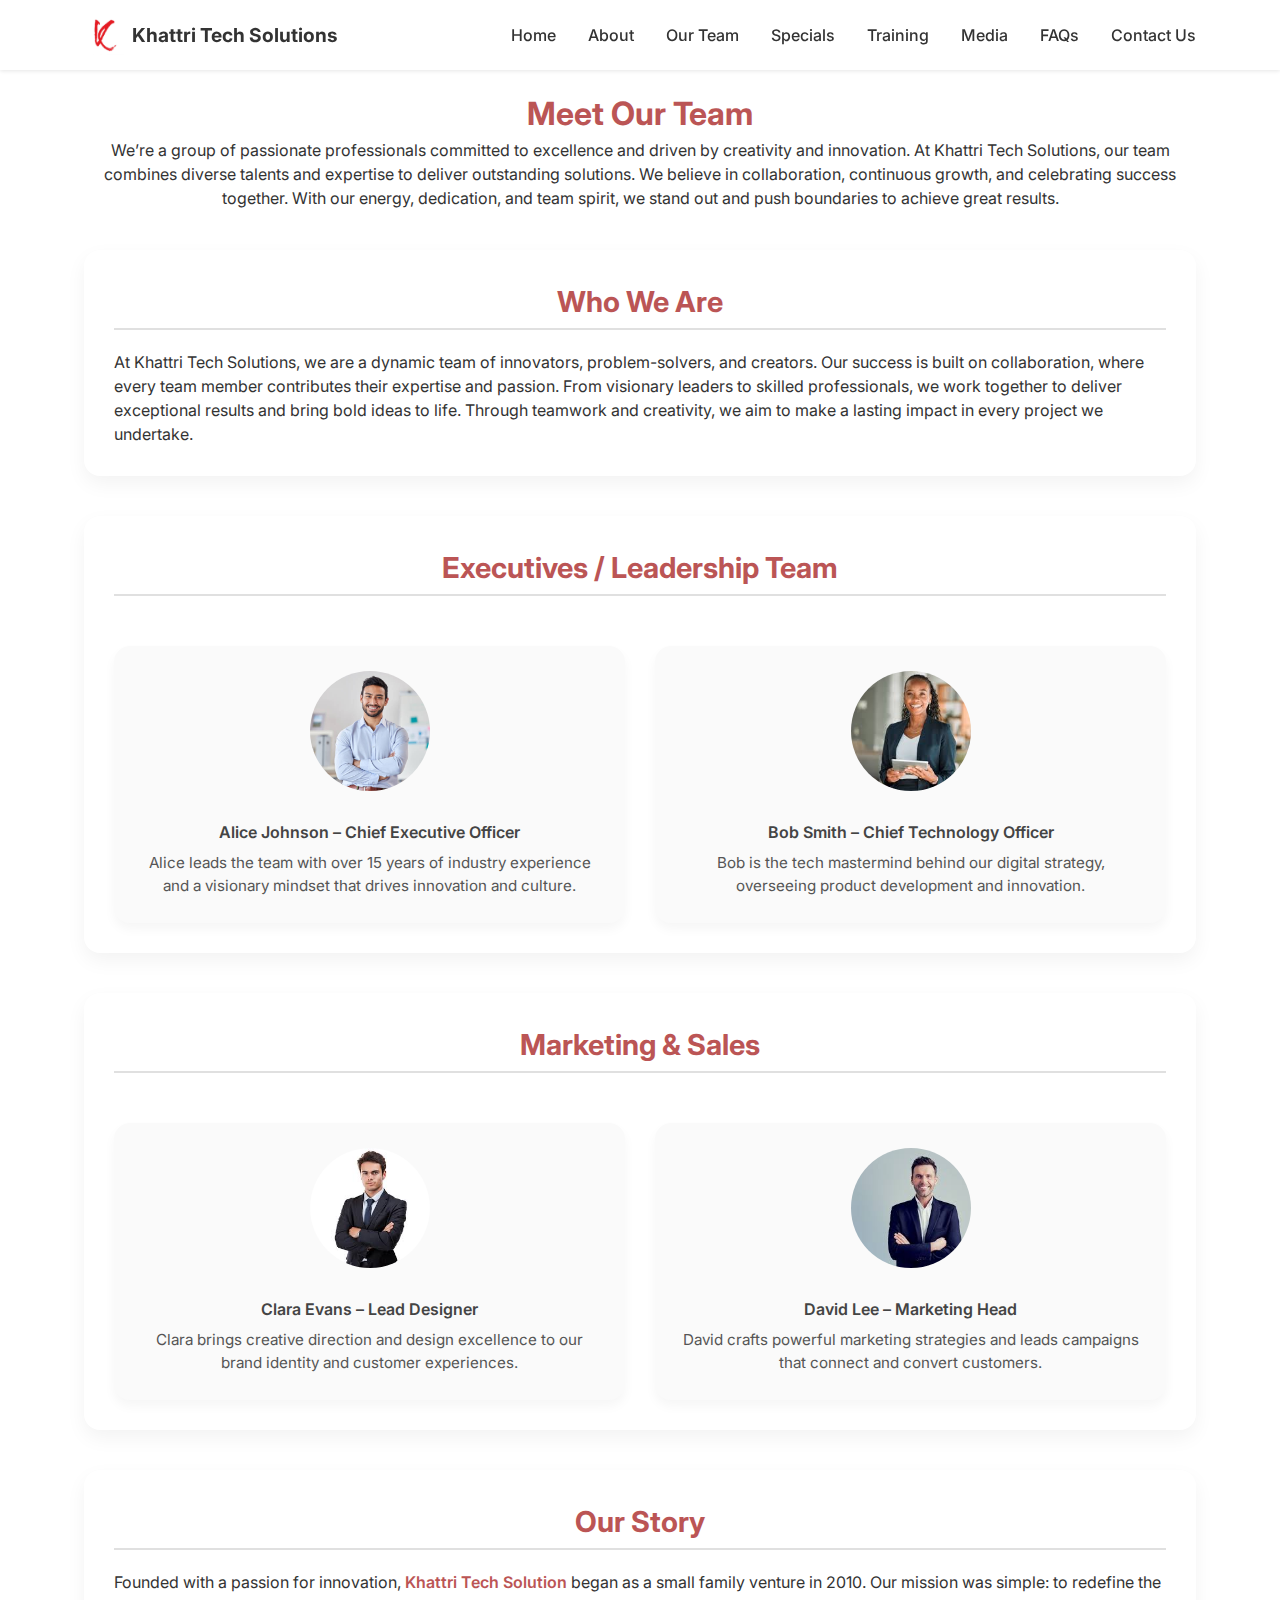
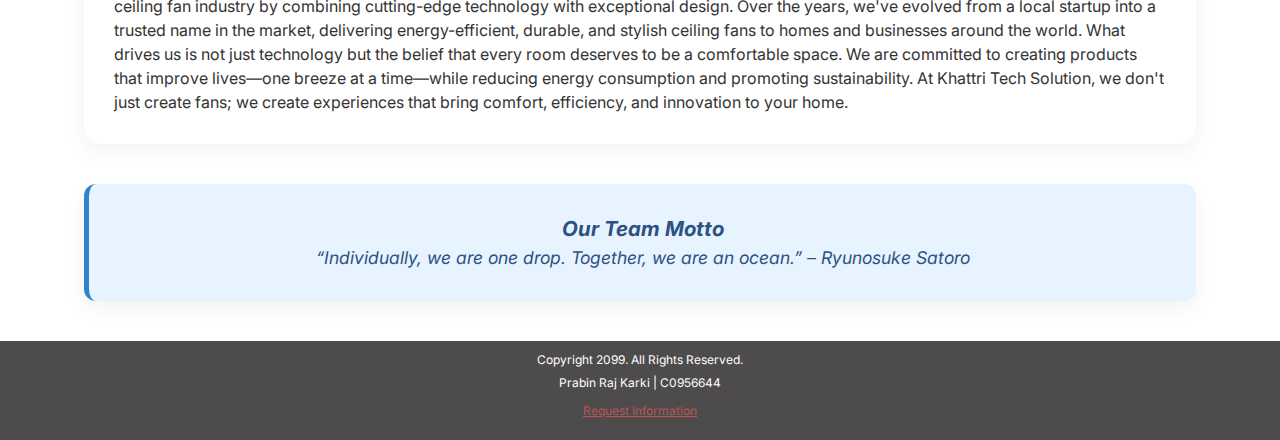
<file: Khattri TEch/Pages/team.html>
<!DOCTYPE html>
<html lang="en">
  <head>
    <meta charset="UTF-8" />
    <meta name="viewport" content="width=device-width, initial-scale=1.0" />
    <title>Khattri Tech Solutions</title>
    <link rel="preconnect" href="https://fonts.googleapis.com" />
    <link rel="preconnect" href="https://fonts.gstatic.com" crossorigin />
    <link
      href="https://fonts.googleapis.com/css2?family=Inter:wght@400;600;700&display=swap"
      rel="stylesheet"
    />
    <link rel="stylesheet" href="/css/style.css" />
    <link rel="stylesheet" href="/css/team.css">
    <link rel="icon" href="/assets/img/logo1-removebg-preview.png" type="image/x-icon">

  </head>
  <body>
    <header class="site-header">
      <div class="container header-container">
        <div class="logo">
          <a href="/index.html">
            <img src="/assets/img/logo1.png" alt="Logo" />
            <span>Khattri Tech Solutions</span>
          </a>
        </div>
        <nav class="main-nav" id="mainNav">
          <ul class="nav-links">
            <li><a href="/index.html">Home</a></li>
            <li><a href="/Pages/about.html">About</a></li>
            <li><a href="/Pages/team.html">Our Team</a></li>
            <li><a href="/Pages/specials.html">Specials</a></li>
            <li><a href="/Pages/training.html">Training</a></li>
            <li><a href="/Pages/media.html">Media</a></li>
            <li><a href="/Pages/faqs.html">FAQs</a></li>
            <li><a href="/Pages/contact.html">Contact Us</a></li>
          </ul>
          
        </nav>
        <div class="hamburger" id="hamburger">
          <span></span>
          <span></span>
          <span></span>
        </div>
    </header>

    <header class="container">
      <div class="meet-team">
        <h1>Meet Our Team</h1>
        <p>We’re a group of passionate professionals committed to excellence and driven by creativity and innovation. At Khattri Tech Solutions, our team combines diverse talents and expertise to deliver outstanding solutions. We believe in collaboration, continuous growth, and celebrating success together. With our energy, dedication, and team spirit, we stand out and push boundaries to achieve great results.</p>
      </div>
    </header>
  
    <main class="container">
  
      <!-- Who We Are Section -->
      <section class="who-we-are">
        <h2>Who We Are</h2>
        <p>At Khattri Tech Solutions, we are a dynamic team of innovators, problem-solvers, and creators. Our success is built on collaboration, where every team member contributes their expertise and passion. From visionary leaders to skilled professionals, we work together to deliver exceptional results and bring bold ideas to life. Through teamwork and creativity, we aim to make a lasting impact in every project we undertake.</p>
      </section>
  
      <!-- Leadership Team -->
      <section class="team-section">
        <h2>Executives / Leadership Team</h2>
        <div class="card-grid">
          <article class="team-card">
            <figure>
              <img src="/assets/img/pic1.jpg" alt="Alice - CEO" />
              <figcaption>Alice Johnson – Chief Executive Officer</figcaption>
            </figure>
            <p>Alice leads the team with over 15 years of industry experience and a visionary mindset that drives innovation and culture.</p>
          </article>
    
          <article class="team-card">
            <figure>
              <img src="/assets/img/pic2.jpeg" alt="Bob - CTO" />
              <figcaption>Bob Smith – Chief Technology Officer</figcaption>
            </figure>
            <p>Bob is the tech mastermind behind our digital strategy, overseeing product development and innovation.</p>
          </article>
        </div>
      </section>
  
      <!-- Marketing and Sales -->
      <section class="team-section">
        <h2>Marketing & Sales</h2>
        <div class="card-grid">
          <article class="team-card">
            <figure>
              <img src="/assets/img/pic3.jpeg" alt="Clara - Designer" />
              <figcaption>Clara Evans – Lead Designer</figcaption>
            </figure>
            <p>Clara brings creative direction and design excellence to our brand identity and customer experiences.</p>
          </article>
    
          <article class="team-card">
            <figure>
              <img src="/assets/img/pic4.jpeg" alt="David - Marketing" />
              <figcaption>David Lee – Marketing Head</figcaption>
            </figure>
            <p>David crafts powerful marketing strategies and leads campaigns that connect and convert customers.</p>
          </article>
        </div>
      </section>

      <!-- Our Story Section -->
      <section class="story-section">
        <h2>Our Story</h2>
        <p>Founded with a passion for innovation, <span style="color: #bb5555; font-weight: 600;">Khattri Tech Solution</span> began as a small family venture in 2010. Our mission was simple: to redefine the ceiling fan industry by combining cutting-edge technology with exceptional design. Over the years, we've evolved from a local startup into a trusted name in the market, delivering energy-efficient, durable, and stylish ceiling fans to homes and businesses around the world.
          What drives us is not just technology but the belief that every room deserves to be a comfortable space. We are committed to creating products that improve lives—one breeze at a time—while reducing energy consumption and promoting sustainability.
          At Khattri Tech Solution, we don't just create fans; we create experiences that bring comfort, efficiency, and innovation to your home.
          </p>
      </section>
  
      <!-- Aside Section: Fun Fact or Quote -->
      <aside class="team-quote">
        <h3>Our Team Motto</h3>
        <p>“Individually, we are one drop. Together, we are an ocean.” – Ryunosuke Satoro</p>
      </aside>
    </main>

    

    <footer class="site-footer">
      <div class="container footer-bottom">
        <div class="footer-bottom-right">
          <p>Copyright 2099. All Rights Reserved.</p>
          <div class="footer-bottom-left">
            <a href="#">Prabin Raj Karki</a> | <a href="#">C0956644</a>
          </div>
          <div class="Request">
            <a href="mailto:info@khattritechsolution.com">Request Information</a><br>
          </div>     
        </div>
      </div>
    </footer>

    <script src="/js/main.js"></script>

  </body>
</html>
</file>
<file: css/style.css>
/* Student Name: Prabin Raj Karki
Student ID: C0956644 */
* {
  margin: 0;
  padding: 0;
  box-sizing: border-box;
}
html {
  scroll-behavior: smooth;
}
body {
  font-family: 'Inter', sans-serif;
  color: #333;
  line-height: 1.5;
  background-color: #ffffff;
}
.container {
  width: 90%;
  max-width: 1200px;
  margin: 0 auto;
}
.site-header {
  background-color: #fff;
  box-shadow: 0 1px 4px rgba(0, 0, 0, 0.1);
  position: sticky;
  top: 0;
  z-index: 1000;
}
.header-container {
  display: flex;
  align-items: center;
  justify-content: space-between;
  height: 70px;
}
.logo a {
  display: flex;
  align-items: center;
  gap: 0.5rem;
  text-decoration: none;
}
.logo img {
  height: 40px;
}
.logo span {
  font-weight: 700;
  font-size: 1.2rem;
  color: #333;
}
.main-nav {
  display: flex;
  align-items: center;
  gap: 2rem;
}
.nav-links,
.nav-actions {
  display: flex;
  list-style: none;
  gap: 2rem;
}
.main-nav a {
  text-decoration: none;
  color: #333;
  font-weight: 500;
  transition: color 0.2s ease;
}
.main-nav a:hover {
  color: #bb5555;
}
.login-link {
  color: #333;
}
.btn-demo {
  background-color: #bb5555;
  color: #fff !important;
  padding: 0.5rem 1rem;
  border-radius: 4px;
  font-weight: 600;
}
/* Hamburger Menu */
.hamburger {
  display: none;
  flex-direction: column;
  gap: 5px;
  cursor: pointer;
  background: transparent; /* Make the background transparent */
  border: none; /* Remove any default border if present */
}

.hamburger span {
  width: 25px;
  height: 3px;
  background: #333; /* Dark color for the lines */
  transition: all 0.3s ease;
}

.hamburger.active span:nth-child(1) {
  transform: rotate(45deg) translate(5px, 6px);
}

.hamburger.active span:nth-child(2) {
  opacity: 0;
}

.hamburger.active span:nth-child(3) {
  transform: rotate(-45deg) translate(5px, -6px);
}


/* Show hamburger icon on small screens */
@media (max-width: 768px) {
.nav-links {
  display: none;
  width: 100%;
  text-align: center;
  flex-direction: column;
  gap: 1rem;
  padding-top: 1rem;
}

.nav-links.active {
  display: flex;
}

.hamburger {
  display: none;
  flex-direction: column;
  gap: 5px;
  cursor: pointer;
}
.hamburger span {
  width: 25px;
  height: 3px;
  background: #333;
  transition: all 0.3s ease;
}
.hamburger.active span:nth-child(1) {
  transform: rotate(45deg) translate(5px, 6px);
}
.hamburger.active span:nth-child(2) {
  opacity: 0;
}
.hamburger.active span:nth-child(3) {
  transform: rotate(-45deg) translate(5px, -6px);
}
}

.hero-section {
  position: relative;
  width: 100%;
  min-height: 600px;
  background-color: #0a0e17;
  color: #fff;
  overflow: hidden;
}
.hero-decor {
  position: absolute;
  top: 0;
  right: 0;
  width: 450px;
  height: auto;
  z-index: 1;
}
.hero-decor img {
  width: 100%;
  height: auto;
  display: block;
}
.hero-section .container {
  position: relative;
  z-index: 2;
  max-width: 1240px;
  margin: 0 auto;
  min-height: 600px;
  display: flex;
  align-items: center;
  padding: 4rem 1rem;
}
.hero-content {
  max-width: 600px;
  text-align: left;
}
.hero-content h1 {
  font-size: 2.5rem;
  margin-bottom: 1rem;
  font-weight: 700;
}
.hero-content p {
  font-size: 1.125rem;
  margin-bottom: 1.5rem;
  color: #f5f5f5;
}
.btn-cta {
  display: inline-block;
  background-color: #bb5555;
  color: #fff;
  padding: 0.75rem 1.5rem;
  border-radius: 4px;
  text-decoration: none;
  font-weight: 600;
  transition: background-color 0.2s ease;
}
.btn-cta:hover {
  background-color: #af3737;
}
.outsource-section {
  background-color: #fff;
  color: #333;
  padding: 4rem 0;
  text-align: center;
}
.outsource-section h2 {
  font-size: 2rem;
  margin-bottom: 1rem;
  font-weight: 700;
}
.outsource-subheading {
  font-size: 1.1rem;
  color: #555;
  margin-bottom: 2rem;
  max-width: 600px;
  margin: 0 auto;
}
.outsource-cards {
  display: grid;
  grid-template-columns: repeat(3, 1fr);
  gap: 2rem;
  margin-top: 2rem;
}
.outsource-card {
  border-radius: 8px;
  padding: 2rem;
  transition: box-shadow 0.3s ease;
  text-align: center;
}
.outsource-card:hover {
  box-shadow: 0 4px 12px rgba(0, 0, 0, 0.1);
}
.outsource-card img {
  height: 100px;
  margin-bottom: 1rem;
}
.outsource-card h3 {
  font-size: 1.2rem;
  margin-bottom: 0.75rem;
  font-weight: 600;
  color: #333;
}
.outsource-card p {
  font-size: 1rem;
  line-height: 1.5;
  color: #555;
}
.task-manager-section {
  background-color: #f3f1ff;
  padding: 4rem 0;
  text-align: center;
  color: #333;
}
.task-manager-container {
  max-width: 800px;
  margin: 0 auto;
}
.task-manager-section h2 {
  font-size: 2rem;
  color: #5851d8;
  margin-bottom: 0.5rem;
}
.task-subtitle {
  color: #333;
  margin-bottom: 2rem;
}
.task-manager-card {
  background: #fff;
  border-radius: 12px;
  padding: 2rem;
  box-shadow: 0 4px 12px rgba(0, 0, 0, 0.1);
  text-align: left;
}
.task-list {
  list-style: none;
  margin-bottom: 1.5rem;
  padding: 0;
}
.task-item {
  display: flex;
  align-items: center;
  justify-content: space-between;
  background: #fff;
  border-bottom: 1px solid #eee;
  padding: 0.75rem 0;
}
.task-item label {
  display: flex;
  align-items: center;
  gap: 0.5rem;
}
.task-item.completed label {
  text-decoration: line-through;
  color: #999;
}
.task-item input[type='checkbox'] {
  width: 16px;
  height: 16px;
  cursor: pointer;
}
.delete-btn {
  background-color: #ffeff0;
  color: #c92828;
  border: 1px solid #c92828;
  padding: 0.25rem 0.5rem;
  border-radius: 4px;
  cursor: pointer;
  font-size: 0.9rem;
  transition: background-color 0.2s ease;
}
.delete-btn:hover {
  background-color: #ffd5d8;
}
.task-input {
  display: flex;
  align-items: center;
  gap: 1rem;
  margin-top: 1rem;
}
.task-input input {
  flex: 1;
  padding: 0.75rem;
  border-radius: 8px;
  border: 1px solid #ccc;
  font-size: 1rem;
}
.task-input button {
  background-color: #5851d8;
  color: #fff;
  padding: 0.75rem 1rem;
  border: none;
  border-radius: 8px;
  cursor: pointer;
  font-weight: 600;
}
.task-input button:hover {
  background-color: #483eb4;
}

.site-footer {
  font-size: 12px; /* Reduces the font size */
  text-align: center; /* Centers the text */
  margin-top: 20px; /* Adds a top margin */
}

.site-footer .footer-bottom {
  display: flex;
  justify-content: center;
  align-items: center;
  flex-direction: column;
}

.footer-bottom-left,
.footer-bottom-right {
  margin-bottom: 10px;
}

.footer-bottom-left a,
.footer-bottom-right a {
  text-decoration: none;
  color: inherit;
}

.footer-bottom-right p {
  margin-bottom: 5px;
}

/* Footer */
footer {
  margin-top: 20px;
  padding: 10px;
  background-color: #4d4b4b;
  color: white;
}
footer a {
  color: #bb5555;
  text-decoration: none;
}

.Request {
  color: #bb5555;
  text-decoration: underline;
}

.Request :hover{
  color: #d78c8c;
}

@media (max-width: 992px) {
  .nav-links,
  .nav-actions {
    display: none;
  }
  .hamburger {
    display: flex;
  }
  .main-nav.show {
    position: fixed;
    top: 0;
    left: 0;
    width: 100%;
    height: 100vh;
    background: rgba(10, 14, 23, 0.95);
    backdrop-filter: blur(4px);
    display: flex;
    flex-direction: column;
    justify-content: center;
    align-items: center;
    gap: 2rem;
    z-index: 9999;
  }
  .main-nav.show ul {
    display: flex;
    flex-direction: column;
    gap: 1.5rem;
    list-style: none;
    text-align: center;
  }
  .main-nav.show a {
    color: #fff;
    font-size: 1.25rem;
    transition: color 0.2s ease;
  }
  .main-nav.show a:hover {
    color: #7a3aff;
  }
  .main-nav.show .btn-demo {
    background-color: #7a3aff;
    padding: 0.75rem 1.25rem;
    border-radius: 4px;
  }
  .hero-section .container {
    padding: 3rem 1rem;
    min-height: auto;
  }
  .outsource-cards {
    grid-template-columns: repeat(2, 1fr);
  }
  .footer-right {
    justify-content: flex-start;
  }
}
@media (max-width: 576px) {
  .outsource-cards {
    grid-template-columns: 1fr;
  }
  .task-manager-card {
    padding: 1.5rem;
  }
  .task-input {
    flex-direction: column;
    gap: 0.5rem;
  }
  .footer-top {
    flex-direction: column;
    gap: 1.5rem;
  }
  .footer-right {
    flex-direction: column;
  }
}
</file>
<file: css/index.css>
/* Student Name: Prabin Raj Karki
Student ID: C0956644 */
/* Remove Scrollbar */
html, body {
  margin: 0;
  padding: 0;
  overflow: hidden;
  height: 100%;
  font-family: 'Inter', sans-serif;
}

/* Hero Section Video Full Screen */
.hero-section {
  position: relative;
  height: 100vh;
  width: 100%;
}

.hero-video {
  position: absolute;
  top: 0;
  left: 0;
  width: 100%;
  height: 100%;
  object-fit: cover;
  z-index: 1;
}

.hero-overlay {
  position: absolute;
  top: 0;
  left: 0;
  width: 100%;
  height: 100%;
  background: rgba(0, 0, 0, 0.5);
  z-index: 2;
}

.hero-content {
  position: relative;
  z-index: 3;
  text-align: left;
  color: #fff;
  top: 50%;
  transform: translateY(-50%);
  padding-left: 20px;
}

.btn-cta {
  display: inline-block;
  padding: 12px 24px;
  background: #ff6600;
  color: #fff;
  border-radius: 5px;
  text-decoration: none;
  margin-top: 15px;
}

/* Footer Styling */
.site-footer {
  position: absolute;
  bottom: 0;
  width: 100%;
  background: rgba(0, 0, 0, 3);
  color: #fff;
  text-align: center;
  padding: 10px 0;
  z-index: 4;
}
</file>
<file: css/about.css>
/* Student Name: Prabin Raj Karki
Student ID: C0956644 */
* {
    margin: 0;
    padding: 0;
    box-sizing: border-box;
}

body {
    font-family: 'Inter', sans-serif;
    background-color: #f5f7fa;
    color: #333;
    line-height: 1.6;
}

/* Container for consistent layout */
.container {
    max-width: 1200px;
    margin: 0 auto;
    padding: 0 20px;
}

/* Section Styles */
.story-section,
.who-we-are,
.team-section,
.team-quote {
    margin: 40px auto;
    padding: 30px;
    background-color: #ffffff;
    border-radius: 16px;
    box-shadow: 0 8px 20px rgba(0, 0, 0, 0.05);
    transition: transform 0.3s ease;
}

.story-section:hover,
.who-we-are:hover,
.team-section:hover,
.team-quote:hover {
    transform: translateY(-3px);
}

.team-section h2,
.story-section h2,
.who-we-are h2 {
    font-size: 1.8rem;
    margin-bottom: 5px;
    border-bottom: 2px solid #e0e0e0;
    padding-bottom: 5px;
    color: #1a202c;
}

/* Team Card Layout */
.team-section {
    display: grid;
    /* grid-template-columns: repeat(auto-fit, minmax(260px, 1fr)); */
    gap: 15px;
}

/* Team Card Style */
.team-card {
    background-color: #fafafa;
    border-radius: 16px;
    padding: 25px;
    text-align: center;
    box-shadow: 0 6px 12px rgba(0, 0, 0, 0.04);
    transition: box-shadow 0.3s ease;
}

.team-card:hover {
    box-shadow: 0 10px 25px rgba(0, 0, 0, 0.08);
}

/* Team Image */
figure {
    margin: 0;
}

figure img {
    width: 120px;
    height: 120px;
    border-radius: 50%;
    object-fit: cover;
    margin-bottom: 15px;
    transition: transform 0.3s ease;
}

figure img:hover {
    transform: scale(1.08);
}

/* Figcaption */
figcaption {
    font-weight: 600;
    font-size: 1rem;
    margin-top: 8px;
    color: #444;
}

/* Quote / Aside Section */
.team-quote {
    font-style: italic;
    text-align: center;
    background-color: #e7f3ff;
    border-left: 5px solid #3182ce;
    color: #2c5282;
    padding: 30px;
    font-size: 1.1rem;
    border-radius: 12px;
}

/* Reason List Layout */
.reason-list {
    margin-top: 5px;
}

/* Modern styled ordered list */
.reason-list ol {
    counter-reset: reason-counter;
    list-style: none;
    padding-left: 0;
    display: block; /* Ensure block display for stacking */
    margin: 0;
}

.reason-list ol li {
    position: relative;
    padding-left: 60px;
    background: #f9fafb;
    border-radius: 12px;
    padding: 20px 20px 20px 60px;
    box-shadow: 0 4px 10px rgba(0, 0, 0, 0.03);
    font-size: 1rem;
    color: #333;
    margin-bottom: 15px; /* Ensure spacing between items */
    transition: transform 0.3s ease;
}

.reason-list ol li:hover {
    transform: translateY(-4px);
}

/* Number circle style */
.reason-list ol li::before {
    counter-increment: reason-counter;
    content: counter(reason-counter);
    position: absolute;
    left: 20px;
    top: 50%;
    transform: translateY(-50%);
    background-color: #bb5555;
    color: white;
    font-weight: bold;
    width: 30px;
    height: 30px;
    display: flex;
    align-items: center;
    justify-content: center;
    border-radius: 50%;
    font-size: 0.9rem;
    box-shadow: 0 2px 6px rgba(0, 0, 0, 0.15);
}


/* Responsive Styles */
@media (max-width: 768px) {
    .team-section {
        grid-template-columns: 1fr;
    }

    .team-section h2,
    .story-section h2,
    .who-we-are h2 {
        font-size: 1.5rem;
    }

    figure img {
        width: 100px;
        height: 100px;
    }
}
</file>
<file: css/contact.css>
/* Student Name: Prabin Raj Karki
Student ID: C0956644 */
.contact-section {
    background-color: #fff;
    padding: 4rem 0;
    text-align: center;
    color: #333;
  }
  .contact-container {
    max-width: 700px;
    margin: 0 auto;
  }
  .contact-section h2 {
    font-size: 2rem;
    color: #bb5555;
    margin-bottom: 0.5rem;
  }
  .contact-subheading {
    color: #333;
    margin-bottom: 2rem;
    font-size: 1rem;
  }
  .contact-form {
    display: flex;
    flex-direction: column;
    gap: 1rem;
  }
  .contact-form input,
  .contact-form textarea {
    width: 100%;
    padding: 1rem;
    border-radius: 8px;
    border: 1px solid #ccc;
    font-size: 1rem;
  }
  .btn-contact-submit {
    background-color: #bb5555;
    color: #fff;
    padding: 1rem;
    border: none;
    border-radius: 8px;
    cursor: pointer;
    font-weight: 600;
    font-size: 1rem;
    transition: background 0.2s ease;
  }
  .btn-contact-submit:hover {
    background-color: #af3737;
  }
</file>
<file: css/faqs.css>
/* Student Name: Prabin Raj Karki
Student ID: C0956644 */
main {
    padding: 20px;
}

.faq-section {
    background-color: #ffffff;
    padding: 20px;
    border-radius: 8px;
    box-shadow: 0 0 10px rgba(0, 0, 0, 0.1);
}

.faq {
    margin-bottom: 20px;
}

.faq h3 {
    font-size: 1.5em;
    color: #333;
    margin-bottom: 5px;
}

.faq p {
    font-size: 1.1em;
    line-height: 1.6;
    color: #555;
}

.faq-section{
    color: #bb5555;
    
}
</file>
<file: css/team.css>
/* Student Name: Prabin Raj Karki
Student ID: C0956644 */
* Base Reset and Fonts */
* {
    margin: 0;
    padding: 0;
    box-sizing: border-box;
  }
  
  /* body {
    font-family: 'Segoe UI', sans-serif;
    background-color: #f5f7fa;
    color: #333;
    line-height: 1.6;
  } */
  
  /* Container for consistent layout */
  .container {
    max-width: 1200px;
    margin: 0 auto;
    padding: 0 20px;
  }

  .container h1{
    color: #bb5555;
  }

  .meet-team{
    text-align: center;
    margin-top: 20px;
  }
  
  /* Sections */
  .story-section,
  .who-we-are,
  .team-section,
  .team-quote {
    margin: 40px auto;
    padding: 30px;
    background-color: #ffffff;
    border-radius: 16px;
    box-shadow: 0 8px 20px rgba(0, 0, 0, 0.05);
    transition: transform 0.3s ease;
  }
  
  .story-section:hover,
  .who-we-are:hover,
  .team-section:hover,
  .team-quote:hover {
    transform: translateY(-3px);
  }
  
  .team-section h2,
  .story-section h2,
  .who-we-are h2 {
    font-size: 1.8rem;
    margin-bottom: 20px;
    border-bottom: 2px solid #e0e0e0;
    padding-bottom: 5px;
    color: #bb5555;
    text-align: center;
  }
  
  /* Team Card Layout */
  .team-section {
    display: grid;
    /* grid-template-columns: repeat(auto-fit, minmax(260px, 1fr)); */
    gap: 30px;
  }

  .card-grid{
    display: grid;
    grid-template-columns: repeat(auto-fit, minmax(260px, 1fr));
    gap: 30px;
  }
  
  /* Team Card Style */
  .team-card {
    background-color: #fafafa;
    border-radius: 16px;
    padding: 25px;
    text-align: center;
    box-shadow: 0 6px 12px rgba(0, 0, 0, 0.04);
    transition: box-shadow 0.3s ease;
  }
  
  .team-card:hover {
    box-shadow: 0 10px 25px rgba(0, 0, 0, 0.08);
  }
  
  /* Team Image */
  figure {
    margin: 0;
  }
  
  figure img {
    width: 120px;
    height: 120px;
    border-radius: 50%;
    object-fit: cover;
    margin-bottom: 15px;
    transition: transform 0.3s ease;
  }
  
  figure img:hover {
    transform: scale(1.08);
  }
  
  /* Figcaption */
  figcaption {
    font-weight: 600;
    font-size: 1rem;
    margin-top: 8px;
    color: #444;
  }
  
  /* Paragraph in cards */
  .team-card p {
    font-size: 0.95rem;
    color: #555;
    margin-top: 8px;
  }
  
  /* Quote / Aside Section */
  .team-quote {
    font-style: italic;
    text-align: center;
    background-color: #e7f3ff;
    border-left: 5px solid #3182ce;
    color: #2c5282;
    padding: 30px;
    font-size: 1.1rem;
    border-radius: 12px;
  }
  
  /* Responsive Typography */
  @media (max-width: 768px) {
    .team-section {
      grid-template-columns: 1fr;
    }
  
    .team-section h2,
    .story-section h2,
    .who-we-are h2 {
      font-size: 1.5rem;
    }
  
    figure img {
      width: 100px;
      height: 100px;
    }
  }
</file>
